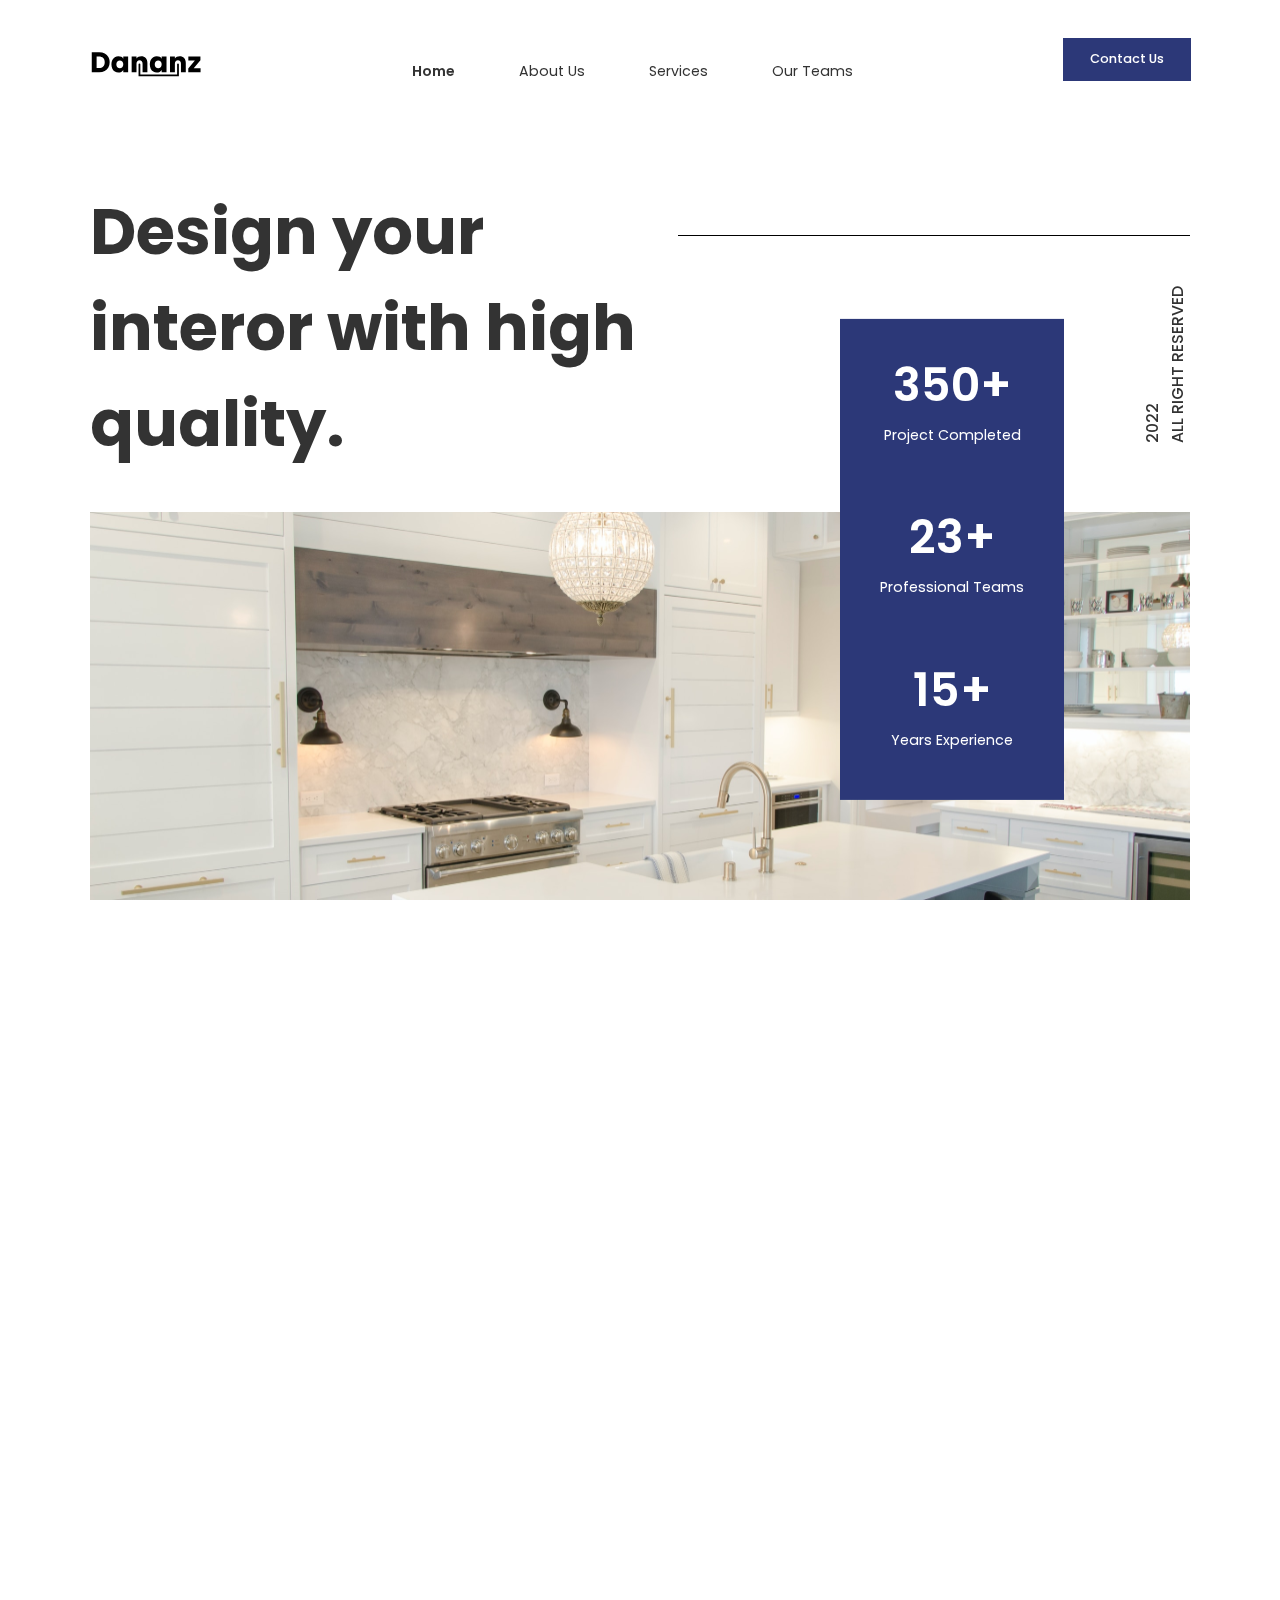
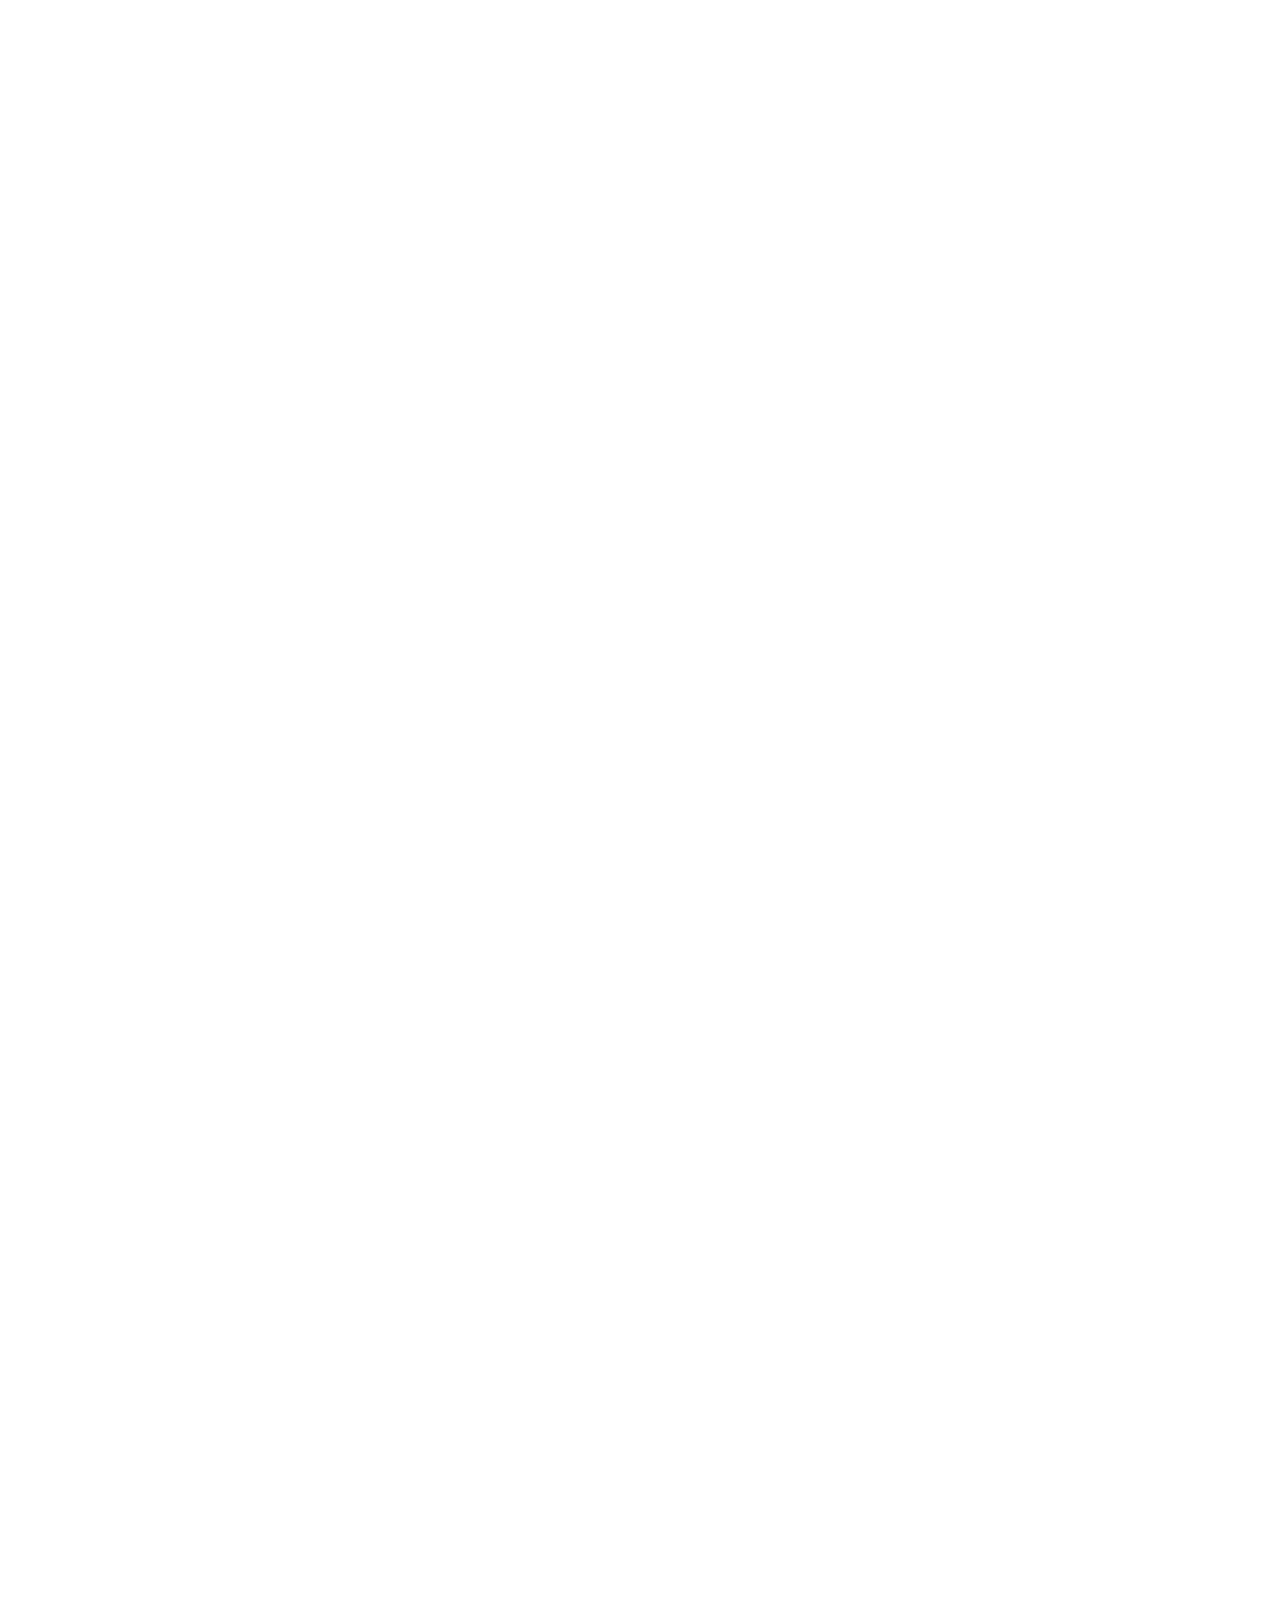
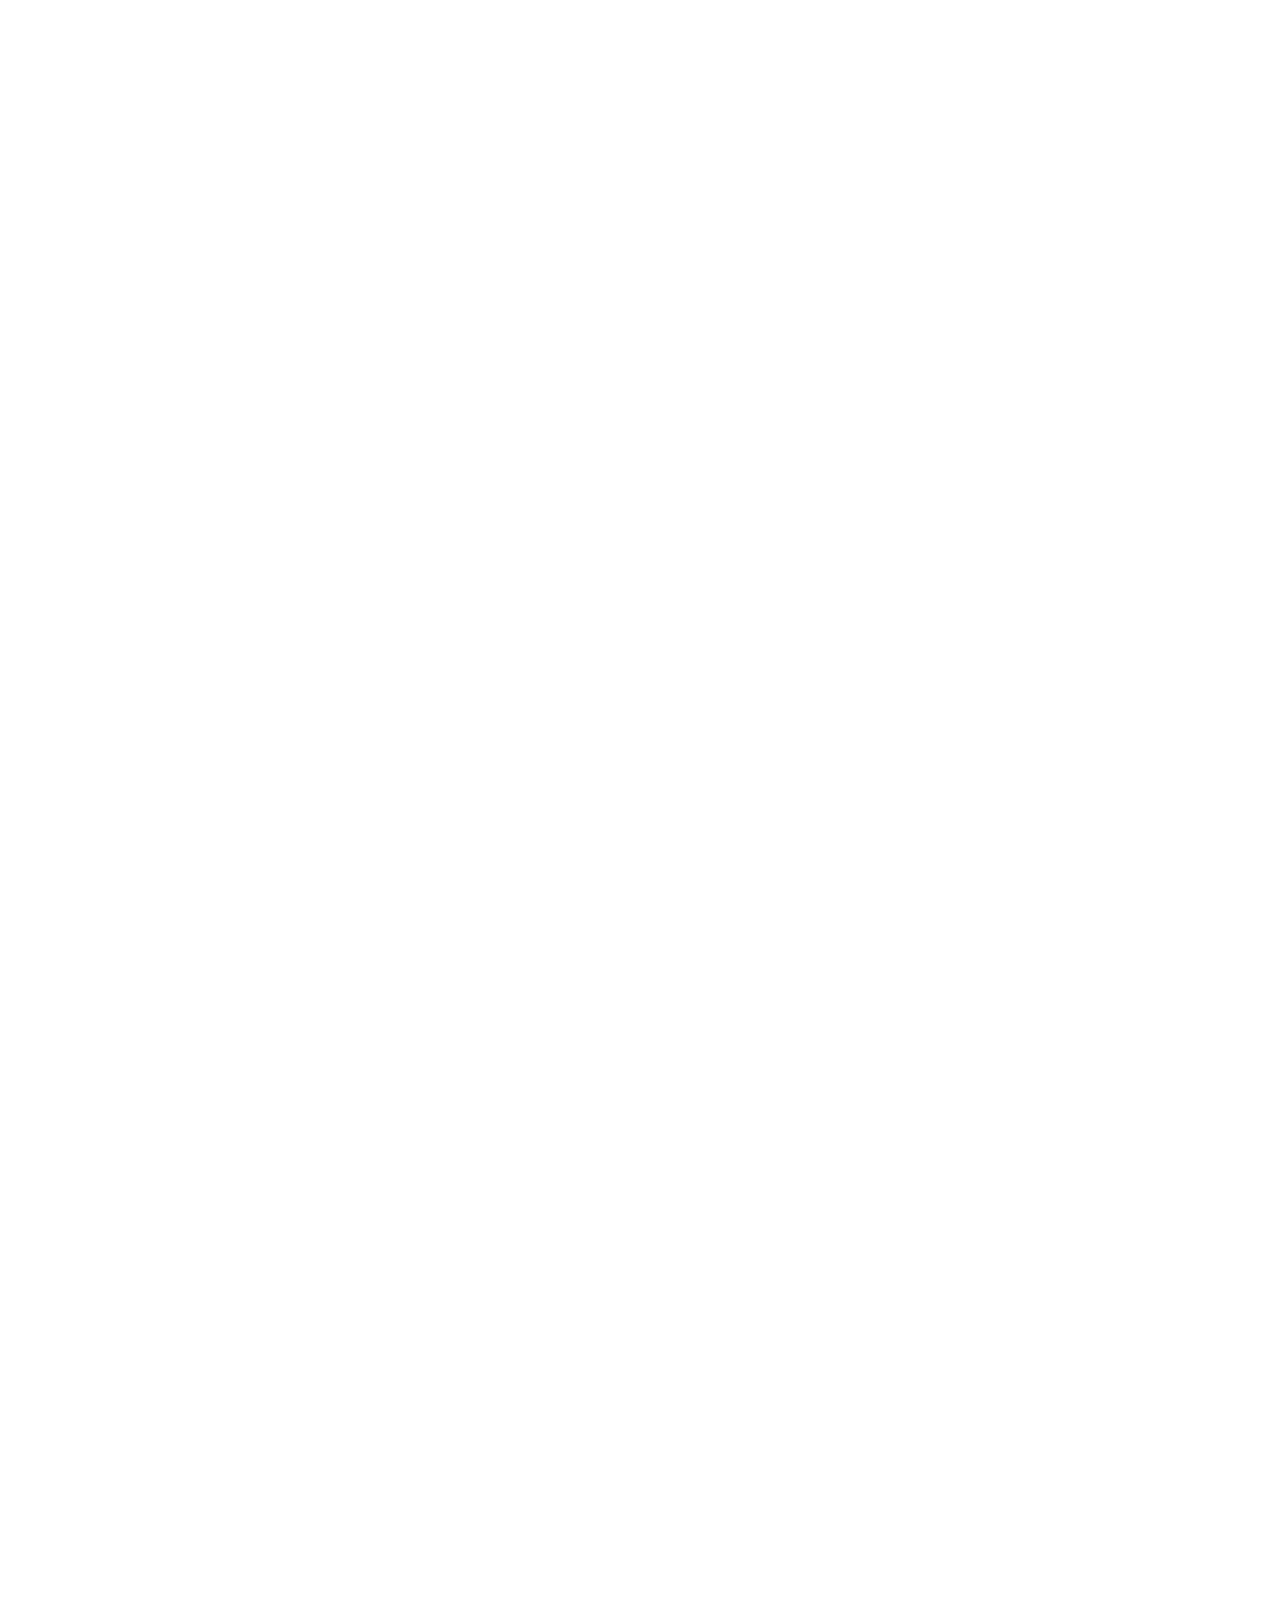
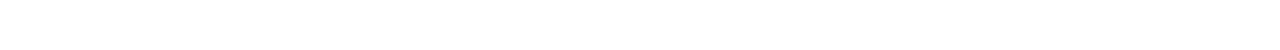
<file: index.html>
<!DOCTYPE html>
<html lang="en">
<head>
    <meta charset="UTF-8">
    <meta name="viewport" content="width=device-width, initial-scale=1.0">
    <title>Dananz</title>

    <script src="libs/gsap/gsap.min.js" defer></script>
    <script src="libs/gsap/ScrollSmoother.min.js" defer></script>
    <script src="libs/gsap/ScrollTrigger.min.js" defer></script>

    <link rel="stylesheet" href="css/main.css">
    <link rel="stylesheet" href="css/inmain.css">

    <script src="js/app.js" defer></script>
</head>
<body>
    <div class="wrapper">
        <div class="content">
            <div class="container">
                <header class="header">
                    <section class="top">
                        <div class="logo">
                            <img src="img/logo.svg" alt="Logo" class="header_logo" id="headerLogo">
                        </div>
                        <menu class="menu">
                            <ul class="menu_list">
                                <li class="menu_list_items">
                                    <a href="index.html" class="menu_list_text menu_list_text_bold">Home</a>
                                </li>
                                <li class="menu_list_items">
                                    <a href="about.html" class="menu_list_text">About Us</a>
                                </li>
                                <li class="menu_list_items">
                                    <a href="sevices.html" class="menu_list_text">Services</a>
                                </li>
                                <li class="menu_list_items">
                                    <a href="team.html" class="menu_list_text">Our Teams</a>
                                </li>
                            </ul>
                        </menu>
                        <button class="button">
                            <p class="button_header_text" id="contactButton">Contact Us</p>
                        </button>
                    </section>
                </header>
            </div>
            <main class="main">
                <section class="designHigh">
                    <div class="container">
                        <div class="designHigh_main">
                            <div class="designHigh_mainHeader">
                                <h1 class="designHigh_text">Design your interor with high quality.</h1>
                                <div class="designHigh_span"></div>
                            </div>
                            <p class="designHigh_right">2022<br>ALL RIGHT RESERVED</p>
                        </div>
                        <div class="heroIndex">
                            <img src="img/heroIndex.svg" alt="Hero" class="heroImg">
                            <div class="designHigh_present" data-speed=".9">
                                <ul class="designHigh_list">
                                    <li class="designHigh_list_item">
                                        <h3 class="designHigh_item_htext">350+</h3>
                                        <p class="designHigh_item_text">Project Completed</p>
                                    </li>
                                    <li class="designHigh_list_item">
                                        <h3 class="designHigh_item_htext">23+</h3>
                                        <p class="designHigh_item_text">Professional Teams</p>
                                    </li>
                                    <li class="designHigh_list_item">
                                        <h3 class="designHigh_item_htext">15+</h3>
                                        <p class="designHigh_item_text">Years Experience</p>
                                    </li>
                                </ul>
                            </div>
                        </div>
                    </div>
                </section>

                <section class="about">
                    <div class="container">
                        <div class="aboutHeader">
                            <div class="mainHeaderSpan">
                                <p class="headerSpanText">ABOUT</p>
                                <span class="headerSpan"></span>
                            </div>
                            <h3 class="aboutHeaderText">
                                “We're one of the best furniture agency. Prioritizing customers and making purchases easy are the hallmarks of our agency.”
                            </h3>
                        </div>
                        <div class="aboutMain">
                            <div class="aboutHero">
                                <img src="img/aboutHero.svg" alt="Hero" class="aboutHeroImg">
                                <div class="aboutHeroComent">
                                    <img src="img/aboutHeroComentImg.svg" alt="Avatar" class="aboutHeroComent_img">
                                    <div class="abutHeroComentText">
                                        <h4 class="abutHeroComentTextName">
                                            Arga Danaan
                                        </h4>
                                        <p class="abutHeroComentTextPost">
                                            CEO of Dananz
                                        </p>
                                    </div>
                                </div>
                            </div>
                            <div class="aboutAdv">
                                <p class="aboutAdvText">
                                    Online learning with us does not interfere with your daily life. because learning can be done anytime and anywhere.
                                </p>
                                <button class="button">Learn more</button>
                            </div>
                        </div>
                    </div>
                </section>

                <section class="service">
                    <div class="container">
                        <div class="serviceHeader">
                            <div class="mainHeaderSpan">
                                <p class="headerSpanText">SERVICE</p>
                                <span class="headerSpan"></span>
                            </div>
                            <div class="serviceHeaderText">
                                <h3 class="serviceHeaderText_head">
                                    attractive furniture with the best quality.
                                </h3>
                                <p class="serviceHeaderText_item">
                                    Customize your interior design into a dream place with the best designers and quality furniture. We try our best to fulfill your expectations.
                                </p>
                            </div>
                            <ul class="serviceHeaderList">
                                <li class="serviceHeaderListItem">
                                    <div class="serviceHeaderListItem_text">
                                        <p class="serviceHeaderListItemNum">01</p>
                                        <p class="serviceHeaderListItemNum">Interior Design</p>
                                    </div>
                                    <img src="img/arrowRight.svg" alt="Arrow" class="serviceHeaderListImg">
                                </li>
                                <li class="serviceHeaderListItem">
                                    <div class="serviceHeaderListItem_text">
                                        <p class="serviceHeaderListItemNum">02</p>
                                        <p class="serviceHeaderListItemNum">Consultant</p>
                                    </div>
                                    <img src="img/arrowRight.svg" alt="Arrow" class="serviceHeaderListImg">
                                </li>
                                <li class="serviceHeaderListItem">
                                    <div class="serviceHeaderListItem_text">
                                        <p class="serviceHeaderListItemNum">03</p>
                                        <p class="serviceHeaderListItemNum">Construction Consultant</p>
                                    </div>
                                    <img src="img/arrowRight.svg" alt="Arrow" class="serviceHeaderListImg">
                                </li>
                            </ul>
                            <img src="img/ServiceHero.svg" alt="Hero" class="serviceHeaderHero">
                        </div>
                    </div>
                </section>
                <section class="product">
                    <div class="container">
                        <div class="productHeader">
                            <div class="mainHeaderSpan">
                                <p class="headerSpanText">product</p>
                                <span class="headerSpan"></span>
                            </div>
                            <div class="productHeaderText">
                                <h3 class="productHeaderText_head">
                                    Choose your product themes.
                                </h3>
                                <p class="productHeaderText-item">Find the theme you want. If our choice of theme is not what you want, you can customize it as you want.</p>
                            </div>
                        </div>
                        <ul class="productLists">
                            <li class="productList">
                                <div class="productListItem">
                                    <div class="productListItemText">
                                        <p class="productListItemHead">01</p>
                                        <p class="productListItemHead">Vintage</p>
                                    </div>
                                    <img src="img/arrowRight.svg" alt="Arrow Right" class="productListItemImg">
                                </div>
                                <div class="productListText">
                                    <p class="productListText_item">the use of simple and limited elements to get the best effect or impression.</p>
                                </div>
                            </li>
                            <li class="productList">
                                <div class="productListItem">
                                    <div class="productListItemText">
                                        <p class="productListItemHead">02</p>
                                        <p class="productListItemHead">Minimalist</p>
                                    </div>
                                    <img src="img/arrowRight.svg" alt="Arrow Right" class="productListItemImg">
                                </div>
                                <div class="productListText">
                                    <p class="productListText_item">the use of simple and limited elements to get the best effect or impression.</p>
                                </div>
                            </li>
                            <li class="productList">
                                <div class="productListItem">
                                    <div class="productListItemText">
                                        <p class="productListItemHead">03</p>
                                        <p class="productListItemHead">Modern</p>
                                    </div>
                                    <img src="img/arrowRight.svg" alt="Arrow Right" class="productListItemImg">
                                </div>
                                <div class="productListText">
                                    <p class="productListText_item">the use of simple and limited elements to get the best effect or impression.</p>
                                </div>
                            </li>
                            <li class="productList">
                                <div class="productListItem">
                                    <div class="productListItemText">
                                        <p class="productListItemHead">04</p>
                                        <p class="productListItemHead">Transitional</p>
                                    </div>
                                    <img src="img/arrowRight.svg" alt="Arrow Right" class="productListItemImg">
                                </div>
                                <div class="productListText">
                                    <p class="productListText_item">the use of simple and limited elements to get the best effect or impression.</p>
                                </div>
                        </ul>
                    </div>
                </section>
                <section class="material">
                    <div class="container">
                        <div class="materialMain">
                            <div class="materialHeader">
                                <div class="mainHeaderSpan">
                                    <p class="headerSpanText">material</p>
                                    <span class="headerSpan"></span>
                                </div>
                                <div class="materialHeaderText">
                                    <h3 class="materialHeaderText_head">
                                        choice of materials for quality furniture.
                                    </h3>
                                    <p class="materialHeaderText_item">
                                        You can custom the material as desired. And our furniture uses the best materials and selected quality materials.
                                    </p>
                                </div>
                                <button class="materialButton">
                                    See Materials
                                </button>
                            </div>
                            <div class="materialHero">
                                <img src="img/materialHero.svg" alt="Materials" class="materialHeroImg">
                            </div>
                        </div>
                    </div>
                </section>
            </main>



            <footer class="footer">
                <section class="discuss">
                    <div class="container">
                        <div class="discuss_content">
                            <h3 class="discuss_head_text">
                                Let's Discuss Making Your Interior Like A Dream place!
                            </h3>
                            <div class="discuss_text">
                                <p class="discuss_lowText">
                                    Contact us below to work together to build your amazing interior
                                </p>
                                <button class="button_footer" id="contactButtonFuter">Contact Us</button>
                            </div>
                        </div>
                    </div>
                </section>
                <section class="footer_contact">
                    <div class="container">
                        <div class="footer_contact_content">
                            <div class="footer_ad">
                                <div class="logo">
                                    <img src="img/logo.svg" alt="Logo" class="header_logo">
                                </div>
                                <h3 class="footer_ad_text">
                                    One of the best furniture agency.
                                </h3>
                            </div>
                            <div class="footer_email">
                                <div class="footer_email_text">
                                    <span class="footer_email_span"></span>
                                    <p class="footer_email_text_low">Enter  your email to get the laterst news</p>
                                </div>
                                <div class="footer_field">
                                    <!-- <label for="login" class="footer_field_label">Email Address</label> -->
                                    <input type="text" class="footer_field_input" placeholder="Email Address">
                                    <span class="footer_field_span">
                                        <button class="footer_field_button">
                                            <img src="img/arow.svg" alt="Arrow" class="arrowFooter">
                                        </button>
                                    </span>
                                </div>
                                <div class="footer_folow">
                                    <p class="footer_folow_text">
                                        Follow us On
                                    </p>
                                    <ul class="footer_imgs">
                                        <li class="footer_img">
                                            <img src="img/facebook.svg" alt="Facebook" class="socials">
                                        </li>
                                        <li class="footer_img">
                                            <img src="img/instagram.svg" alt="Instagram" class="socials">
                                        </li>
                                        <li class="footer_img">
                                            <img src="img/tiktok.svg" alt="TikTok" class="socials">
                                        </li>
                                        <li class="footer_img">
                                            <img src="img/youtube.svg" alt="YouTube" class="socials">
                                        </li>
                                    </ul>
                                </div>
                            </div>
                        </div>
                    </div>
                </section>
            </footer>
        </div>
    </div>
</body>
</html>
</file>
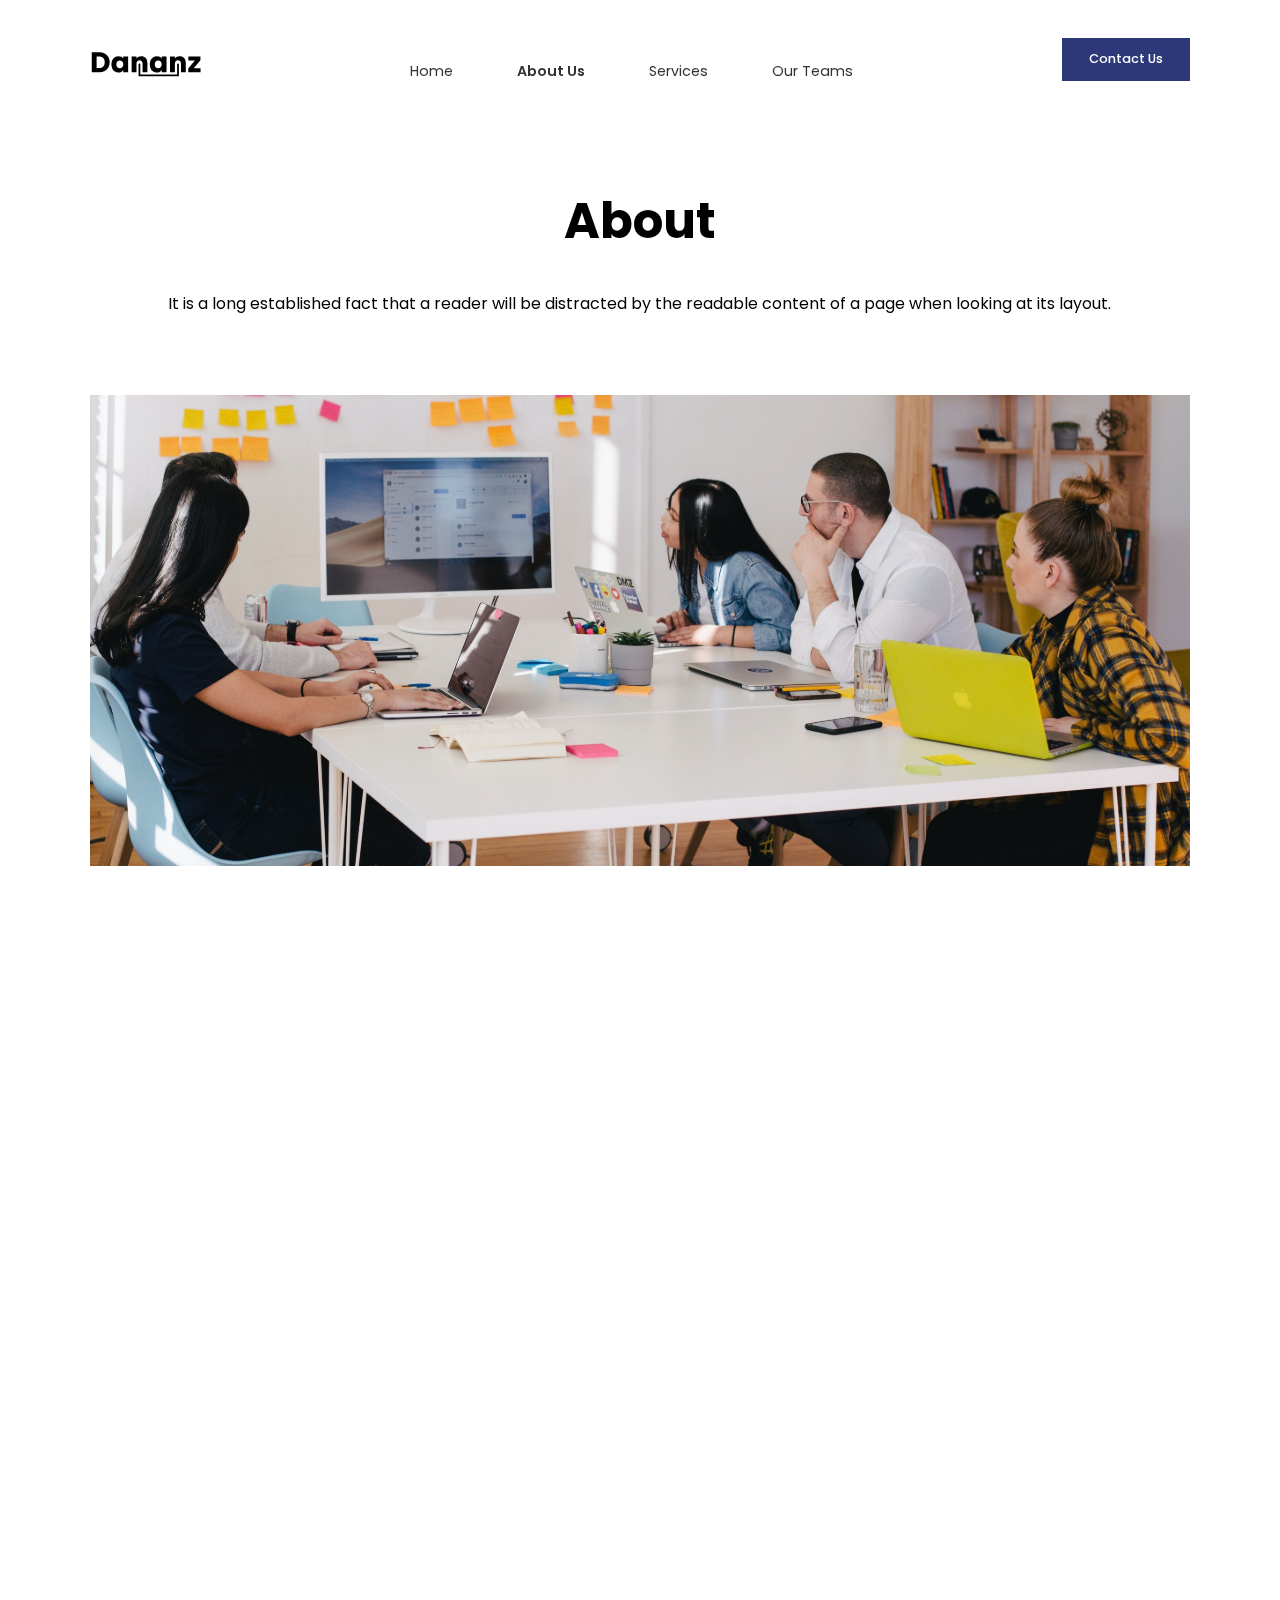
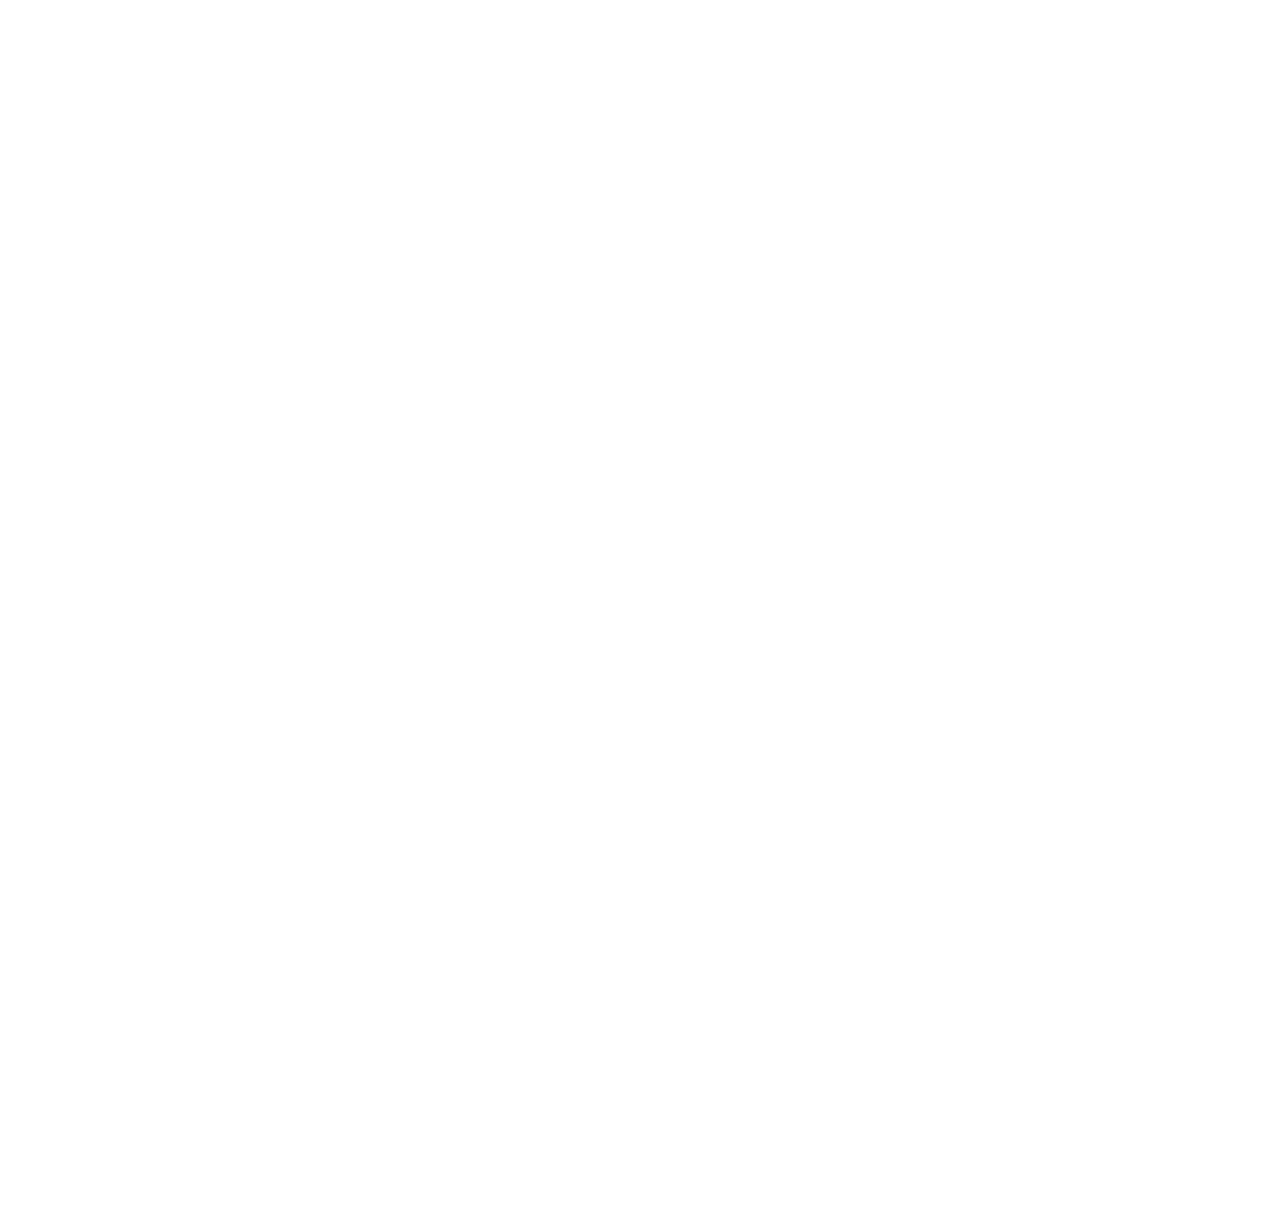
<file: about.html>
<!DOCTYPE html>
<html lang="en">
<head>
    <meta charset="UTF-8">
    <meta name="viewport" content="width=device-width, initial-scale=1.0">
    <title>Dananz</title>

    <script src="libs/gsap/gsap.min.js" defer></script>
    <script src="libs/gsap/ScrollSmoother.min.js" defer></script>
    <script src="libs/gsap/ScrollTrigger.min.js" defer></script>

    <link rel="stylesheet" href="css/about.css">
    <link rel="stylesheet" href="css/main.css">
    <script src="js/app.js" defer></script>
</head>
<body>
    <div class="wrapper">
        <div class="content">
            <header class="header">
                <div class="container">
                    <section class="top">
                        <div class="logo">
                            <img src="img/logo.svg" alt="Logo" class="header_logo" id="headerLogo">
                        </div>
                        <menu class="menu">
                            <ul class="menu_list">
                                <li class="menu_list_items">
                                    <a href="index.html" class="menu_list_text">Home</a>
                                </li>
                                <li class="menu_list_items">
                                    <a href="about.html" class="menu_list_text menu_list_text_bold">About Us</a>
                                </li>
                                <li class="menu_list_items">
                                    <a href="sevices.html" class="menu_list_text">Services</a>
                                </li>
                                <li class="menu_list_items">
                                    <a href="team.html" class="menu_list_text">Our Teams</a>
                                </li>
                            </ul>
                        </menu>
                        <button class="button">
                            <p class="button_header_text" id="contactButton">Contact Us</p>
                        </button>
                    </section>
                </div>
            </header>
            <main class="main">
                <div class="container">
                    <section class="mainHeader">
                        <h2 class="mainHeader_highText">
                            About
                        </h2>
                        <p class="mainHeader_text">
                            It is a long established fact that a reader will be distracted by the readable content of a page when looking at its layout.
                        </p>
                        <img src="img/mainaboutimg.svg" alt="pictures" class="mainHeader_img">
                    </section>
                    <section class="achivment">
                        <div class="mainHeaderSpan">
                            <p class="headerSpanText">achivment</p>
                            <span class="headerSpan"></span>
                        </div>
                        <h3 class="achivmentHighText">
                            interior customization with Danaanz, best quality with professional workers
                        </h3>
                        <div class="achivmentHero">
                            <img src="img/AchivmentHero.svg" alt="Hero" class="achivmentHreoImg">
                            <div class="designHigh_present">
                                <ul class="designHigh_list">
                                    <li class="designHigh_list_item">
                                        <h3 class="designHigh_item_htext">350+</h3>
                                        <p class="designHigh_item_text">Project Completed</p>
                                    </li>
                                    <li class="designHigh_list_item">
                                        <h3 class="designHigh_item_htext">23+</h3>
                                        <p class="designHigh_item_text">Professional Teams</p>
                                    </li>
                                    <li class="designHigh_list_item">
                                        <h3 class="designHigh_item_htext">15+</h3>
                                        <p class="designHigh_item_text">Years Experience</p>
                                    </li>
                                </ul>
                            </div>
                        </div>
                    </section>
                    <section class="aboutService">
                        <div class="mainHeaderSpan">
                            <p class="headerSpanText">Service</p>
                            <span class="headerSpan"></span>
                        </div>
                        <div class="aboutService_text">
                            <h3 class="aboutservice_highText">
                                Why Choose Us
                            </h3>
                            <p class="aboutService_itemText">
                                Customize your interior design into a dream place with the best designers and quality furniture. We try our best to fulfill your expectations.
                            </p>
                        </div>
                        <ul class="aboutServiceLists">
                            <li class="aboutServiceList">
                                <img src="img/aboutServiceEcl.svg" alt="pictures" class="aboutServiceList_img">
                                <h4 class="aboutServiceList_highText">
                                    High Quality
                                </h4>
                                <p class="aboutServiceList_itemText">
                                    Customize your interior design into a dream place with the best designers and quality furniture. We try our best to fulfill your expectations.
                                </p>
                            </li>
                            <li class="aboutServiceList">
                                <img src="img/aboutServiceEcl.svg" alt="pictures" class="aboutServiceList_img">
                                <h4 class="aboutServiceList_highText">
                                    Professional Designer
                                </h4>
                                <p class="aboutServiceList_itemText">
                                    Customize your interior design into a dream place with the best designers and quality furniture. We try our best to fulfill your expectations.
                                </p>
                            </li>
                            <li class="aboutServiceList">
                                <img src="img/aboutServiceEcl.svg" alt="pictures" class="aboutServiceList_img">
                                <h4 class="aboutServiceList_highText">
                                    The Best Services
                                </h4>
                                <p class="aboutServiceList_itemText">
                                    Customize your interior design into a dream place with the best designers and quality furniture. We try our best to fulfill your expectations.
                                </p>
                            </li>
                        </ul>
                    </section>
                </div>
            </main>
            <footer class="footer">
                <section class="discuss">
                    <div class="container">
                        <div class="discuss_content">
                            <h3 class="discuss_head_text">
                                Let's Discuss Making Your Interior Like A Dream place!
                            </h3>
                            <div class="discuss_text">
                                <p class="discuss_lowText">
                                    Contact us below to work together to build your amazing interior
                                </p>
                                <button class="button_footer" id="contactButtonFuter">Contact Us</button>
                            </div>
                        </div>
                    </div>
                </section>
                <section class="footer_contact">
                    <div class="container">
                        <div class="footer_contact_content">
                            <div class="footer_ad">
                                <div class="logo">
                                    <img src="img/logo.svg" alt="Logo" class="header_logo">
                                </div>
                                <h3 class="footer_ad_text">
                                    One of the best furniture agency.
                                </h3>
                            </div>
                            <div class="footer_email">
                                <div class="footer_email_text">
                                    <span class="footer_email_span"></span>
                                    <p class="footer_email_text_low">Enter  your email to get the laterst news</p>
                                </div>
                                <div class="footer_field">
                                    <!-- <label for="login" class="footer_field_label">Email Address</label> -->
                                    <input type="text" class="footer_field_input" placeholder="Email Address">
                                    <span class="footer_field_span">
                                        <button class="footer_field_button">
                                            <img src="img/arow.svg" alt="Arrow" class="arrowFooter">
                                        </button>
                                    </span>
                                </div>
                                <div class="footer_folow">
                                    <p class="footer_folow_text">
                                        Follow us On
                                    </p>
                                    <ul class="footer_imgs">
                                        <li class="footer_img">
                                            <img src="img/facebook.svg" alt="Facebook" class="socials">
                                        </li>
                                        <li class="footer_img">
                                            <img src="img/instagram.svg" alt="Instagram" class="socials">
                                        </li>
                                        <li class="footer_img">
                                            <img src="img/tiktok.svg" alt="TikTok" class="socials">
                                        </li>
                                        <li class="footer_img">
                                            <img src="img/youtube.svg" alt="YouTube" class="socials">
                                        </li>
                                    </ul>
                                </div>
                            </div>
                        </div>
                    </div>
                </section>
            </footer>
        </div>
    </div>
</body>
</html>
</file>
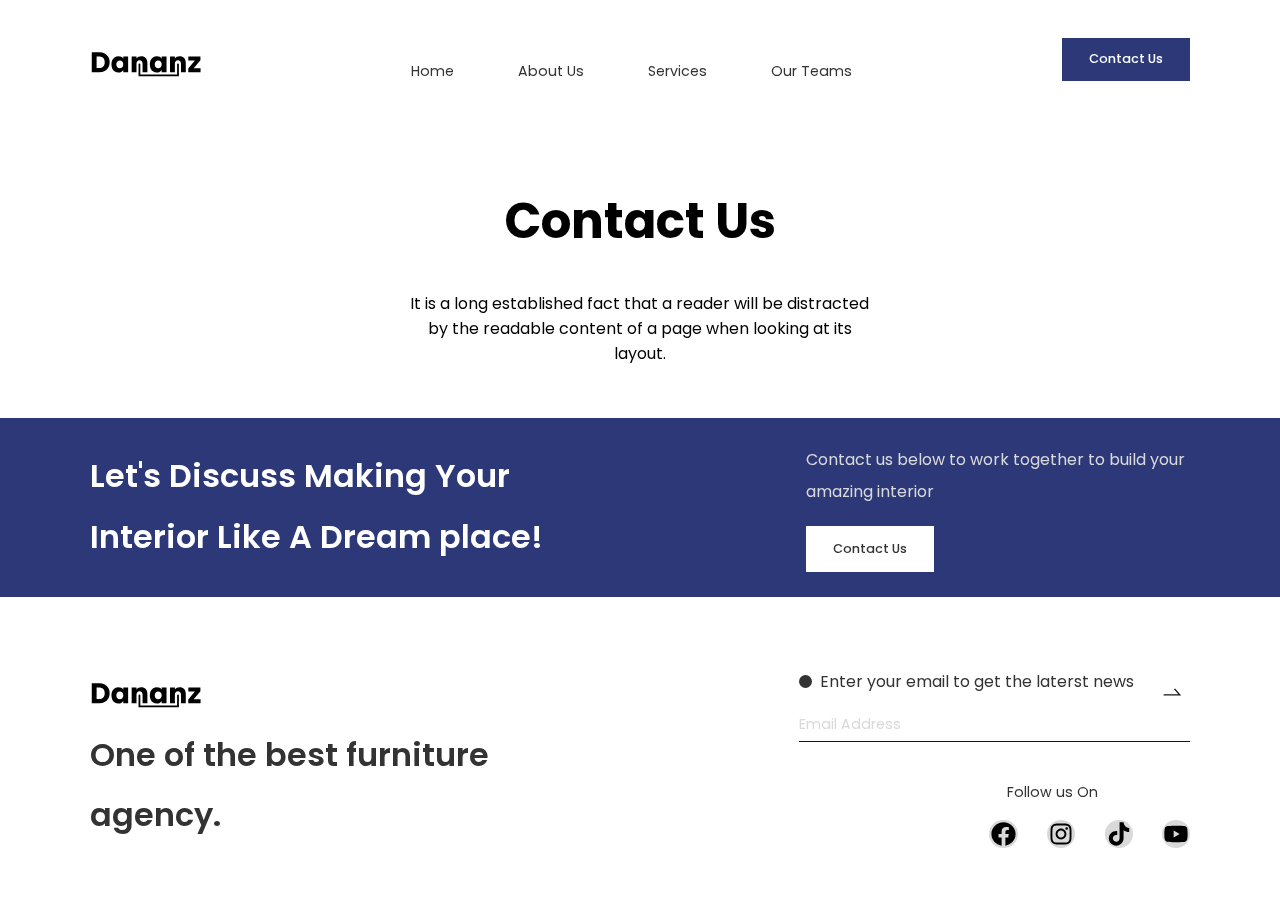
<file: contact.html>
<!DOCTYPE html>
<html lang="en">
<head>
    <meta charset="UTF-8">
    <meta name="viewport" content="width=device-width, initial-scale=1.0">
    <title>Dananz</title>

    <script src="libs/gsap/gsap.min.js" defer></script>
    <script src="libs/gsap/ScrollSmoother.min.js" defer></script>
    <script src="libs/gsap/ScrollTrigger.min.js" defer></script>

    <link rel="stylesheet" href="css/contact.css">
    <link rel="stylesheet" href="css/main.css">
    <script src="js/app.js" defer></script>
</head>
<body>
    <div class="wrapper">
        <div class="content">
            <header class="header">
                <div class="container">
                    <section class="top">
                        <div class="logo">
                            <img src="img/logo.svg" alt="Logo" class="header_logo" id="headerLogo">
                        </div>
                        <menu class="menu">
                            <ul class="menu_list">
                                <li class="menu_list_items">
                                    <a href="index.html" class="menu_list_text">Home</a>
                                </li>
                                <li class="menu_list_items">
                                    <a href="about.html" class="menu_list_text">About Us</a>
                                </li>
                                <li class="menu_list_items">
                                    <a href="sevices.html" class="menu_list_text">Services</a>
                                </li>
                                <li class="menu_list_items">
                                    <a href="team.html" class="menu_list_text">Our Teams</a>
                                </li>
                            </ul>
                        </menu>
                        <button class="button" id="contactButton">
                            <p class="button_header_text">Contact Us</p>
                        </button>
                    </section>
                </div>
            </header>
            <main class="main">
                <div class="container">
                    <section class="contactHeader">
                        <h2 class="contactHeader_highText">
                            Contact Us
                        </h2>
                        <p class="contactHeader_itemText">
                            It is a long established fact that a reader will be distracted by the readable content of a page when looking at its layout.
                        </p>
                    </section>
                </div>
            </main>
            <footer class="footer">
                <section class="discuss">
                    <div class="container">
                        <div class="discuss_content">
                            <h3 class="discuss_head_text">
                                Let's Discuss Making Your Interior Like A Dream place!
                            </h3>
                            <div class="discuss_text">
                                <p class="discuss_lowText">
                                    Contact us below to work together to build your amazing interior
                                </p>
                                <button class="button_footer" id="contactButtonFuter">Contact Us</button>
                            </div>
                        </div>
                    </div>
                </section>
                <section class="footer_contact">
                    <div class="container">
                        <div class="footer_contact_content">
                            <div class="footer_ad">
                                <div class="logo">
                                    <img src="img/logo.svg" alt="Logo" class="header_logo">
                                </div>
                                <h3 class="footer_ad_text">
                                    One of the best furniture agency.
                                </h3>
                            </div>
                            <div class="footer_email">
                                <div class="footer_email_text">
                                    <span class="footer_email_span"></span>
                                    <p class="footer_email_text_low">Enter  your email to get the laterst news</p>
                                </div>
                                <div class="footer_field">
                                    <!-- <label for="login" class="footer_field_label">Email Address</label> -->
                                    <input type="text" class="footer_field_input" placeholder="Email Address">
                                    <span class="footer_field_span">
                                        <button class="footer_field_button">
                                            <img src="img/arow.svg" alt="Arrow" class="arrowFooter">
                                        </button>
                                    </span>
                                </div>
                                <div class="footer_folow">
                                    <p class="footer_folow_text">
                                        Follow us On
                                    </p>
                                    <ul class="footer_imgs">
                                        <li class="footer_img">
                                            <img src="img/facebook.svg" alt="Facebook" class="socials">
                                        </li>
                                        <li class="footer_img">
                                            <img src="img/instagram.svg" alt="Instagram" class="socials">
                                        </li>
                                        <li class="footer_img">
                                            <img src="img/tiktok.svg" alt="TikTok" class="socials">
                                        </li>
                                        <li class="footer_img">
                                            <img src="img/youtube.svg" alt="YouTube" class="socials">
                                        </li>
                                    </ul>
                                </div>
                            </div>
                        </div>
                    </div>
                </section>
            </footer>
        </div>
    </div>
</body>
</html>
</file>
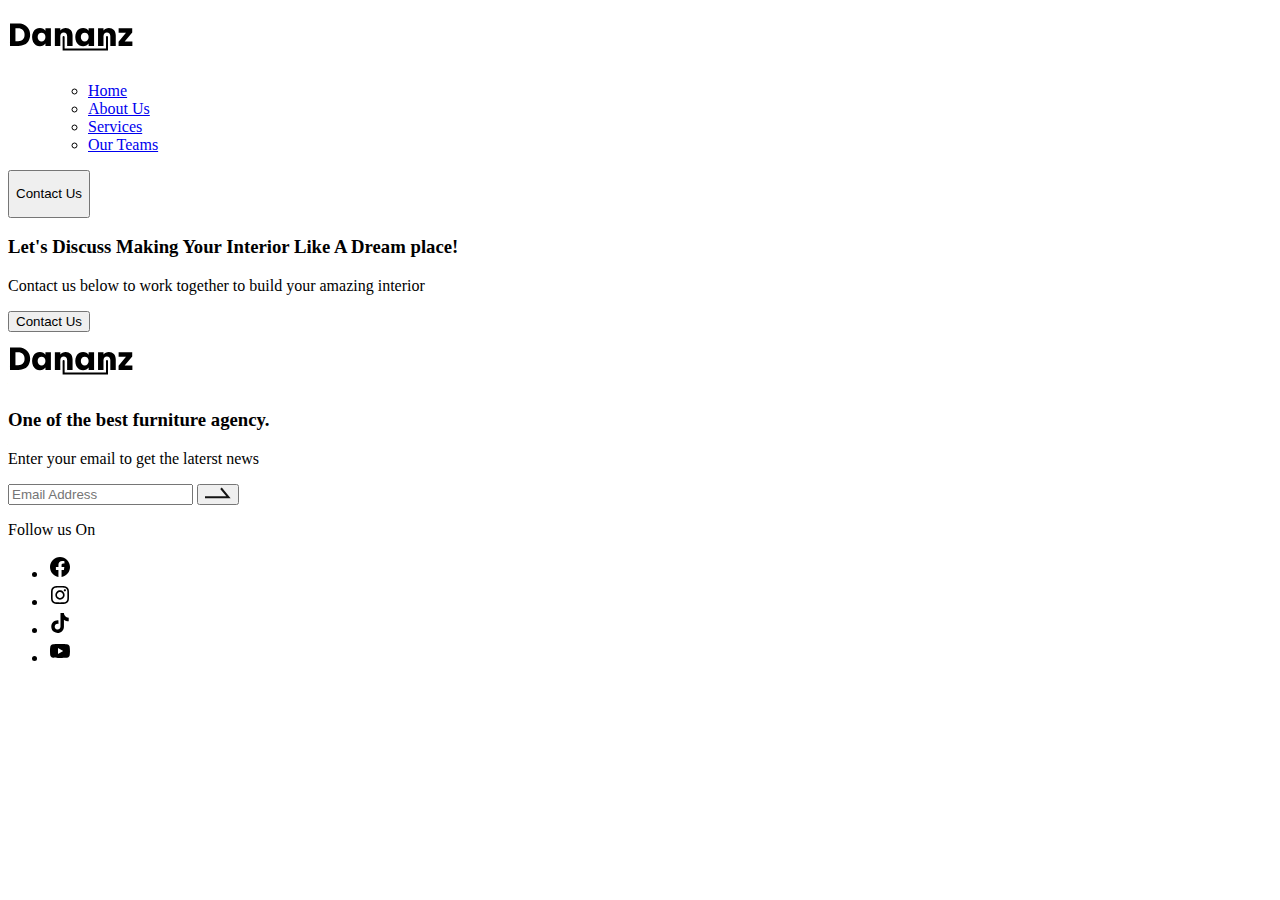
<file: pDetails.html>
<!DOCTYPE html>
<html lang="en">
<head>
    <meta charset="UTF-8">
    <meta name="viewport" content="width=device-width, initial-scale=1.0">
    <title>Dananz</title>

    <link rel="stylesheet" href="css/team.css">
    <script src="js/app.js" defer></script>
</head>
<body>
    <header class="header">
        <div class="container">
            <section class="top">
                <div class="logo">
                    <img src="img/logo.svg" alt="Logo" class="header_logo" id="headerLogo">
                </div>
                <menu class="menu">
                    <ul class="menu_list">
                        <li class="menu_list_items">
                            <a href="index.html" class="menu_list_text">Home</a>
                        </li>
                        <li class="menu_list_items">
                            <a href="about.html" class="menu_list_text">About Us</a>
                        </li>
                        <li class="menu_list_items">
                            <a href="sevices.html" class="menu_list_text">Services</a>
                        </li>
                        <li class="menu_list_items">
                            <a href="team.html" class="menu_list_text menu_list_text_bold">Our Teams</a>
                        </li>
                    </ul>
                </menu>
                <button class="button" id="contactButton">
                    <p class="button_header_text">Contact Us</p>
                </button>
            </section>
        </div>
    </header>



    <main>

    </main>



    <footer class="footer">
        <section class="discuss">
            <div class="container">
                <div class="discuss_content">
                    <h3 class="discuss_head_text">
                        Let's Discuss Making Your Interior Like A Dream place!
                    </h3>
                    <div class="discuss_text">
                        <p class="discuss_lowText">
                            Contact us below to work together to build your amazing interior
                        </p>
                        <button class="button_footer" >Contact Us</button>
                    </div>
                </div>
            </div>
        </section>
        <section class="footer_contact">
            <div class="container">
                <div class="footer_contact_content">
                    <div class="footer_ad">
                        <div class="logo">
                            <img src="img/logo.svg" alt="Logo" class="header_logo">
                        </div>
                        <h3 class="footer_ad_text">
                            One of the best furniture agency.
                        </h3>
                    </div>
                    <div class="footer_email">
                        <div class="footer_email_text">
                            <span class="footer_email_span"></span>
                            <p class="footer_email_text_low">Enter  your email to get the laterst news</p>
                        </div>
                        <div class="footer_field">
                            <!-- <label for="login" class="footer_field_label">Email Address</label> -->
                            <input type="text" class="footer_field_input" placeholder="Email Address">
                            <span class="footer_field_span">
                                <button class="footer_field_button">
                                    <img src="img/arow.svg" alt="Arrow" class="arrowFooter">
                                </button>
                            </span>
                        </div>
                        <div class="footer_folow">
                            <p class="footer_folow_text">
                                Follow us On
                            </p>
                            <ul class="footer_imgs">
                                <li class="footer_img">
                                    <img src="img/facebook.svg" alt="Facebook" class="socials">
                                </li>
                                <li class="footer_img">
                                    <img src="img/instagram.svg" alt="Instagram" class="socials">
                                </li>
                                <li class="footer_img">
                                    <img src="img/tiktok.svg" alt="TikTok" class="socials">
                                </li>
                                <li class="footer_img">
                                    <img src="img/youtube.svg" alt="YouTube" class="socials">
                                </li>
                            </ul>
                        </div>
                    </div>
                </div>
            </div>
        </section>
    </footer>
</body>
</html>
</file>
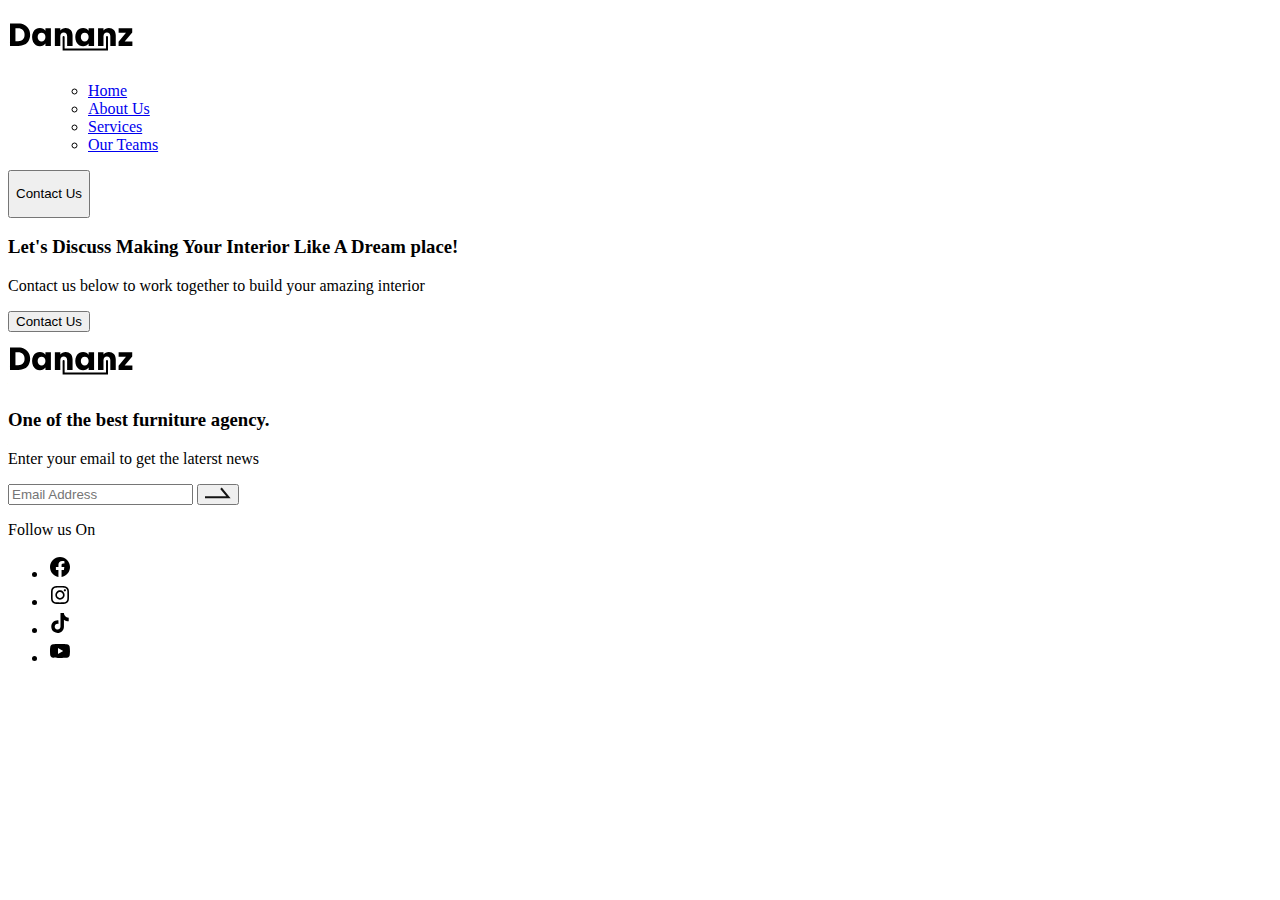
<file: portofolios.html>
<!DOCTYPE html>
<html lang="en">
<head>
    <meta charset="UTF-8">
    <meta name="viewport" content="width=device-width, initial-scale=1.0">
    <title>Dananz</title>

    <link rel="stylesheet" href="css/team.css">
    <script src="js/app.js" defer></script>
</head>
<body>
    <header class="header">
        <div class="container">
            <section class="top">
                <div class="logo">
                    <img src="img/logo.svg" alt="Logo" class="header_logo" id="headerLogo">
                </div>
                <menu class="menu">
                    <ul class="menu_list">
                        <li class="menu_list_items">
                            <a href="index.html" class="menu_list_text">Home</a>
                        </li>
                        <li class="menu_list_items">
                            <a href="about.html" class="menu_list_text">About Us</a>
                        </li>
                        <li class="menu_list_items">
                            <a href="sevices.html" class="menu_list_text">Services</a>
                        </li>
                        <li class="menu_list_items">
                            <a href="team.html" class="menu_list_text menu_list_text_bold">Our Teams</a>
                        </li>
                    </ul>
                </menu>
                <button class="button" id="contactButton">
                    <p class="button_header_text">Contact Us</p>
                </button>
            </section>
        </div>
    </header>



    <main>

    </main>



    <footer class="footer">
        <section class="discuss">
            <div class="container">
                <div class="discuss_content">
                    <h3 class="discuss_head_text">
                        Let's Discuss Making Your Interior Like A Dream place!
                    </h3>
                    <div class="discuss_text">
                        <p class="discuss_lowText">
                            Contact us below to work together to build your amazing interior
                        </p>
                        <button class="button_footer" id="contactButtonFuter">Contact Us</button>
                    </div>
                </div>
            </div>
        </section>
        <section class="footer_contact">
            <div class="container">
                <div class="footer_contact_content">
                    <div class="footer_ad">
                        <div class="logo">
                            <img src="img/logo.svg" alt="Logo" class="header_logo">
                        </div>
                        <h3 class="footer_ad_text">
                            One of the best furniture agency.
                        </h3>
                    </div>
                    <div class="footer_email">
                        <div class="footer_email_text">
                            <span class="footer_email_span"></span>
                            <p class="footer_email_text_low">Enter  your email to get the laterst news</p>
                        </div>
                        <div class="footer_field">
                            <!-- <label for="login" class="footer_field_label">Email Address</label> -->
                            <input type="text" class="footer_field_input" placeholder="Email Address">
                            <span class="footer_field_span">
                                <button class="footer_field_button">
                                    <img src="img/arow.svg" alt="Arrow" class="arrowFooter">
                                </button>
                            </span>
                        </div>
                        <div class="footer_folow">
                            <p class="footer_folow_text">
                                Follow us On
                            </p>
                            <ul class="footer_imgs">
                                <li class="footer_img">
                                    <img src="img/facebook.svg" alt="Facebook" class="socials">
                                </li>
                                <li class="footer_img">
                                    <img src="img/instagram.svg" alt="Instagram" class="socials">
                                </li>
                                <li class="footer_img">
                                    <img src="img/tiktok.svg" alt="TikTok" class="socials">
                                </li>
                                <li class="footer_img">
                                    <img src="img/youtube.svg" alt="YouTube" class="socials">
                                </li>
                            </ul>
                        </div>
                    </div>
                </div>
            </div>
        </section>
    </footer>
</body>
</html>
</file>
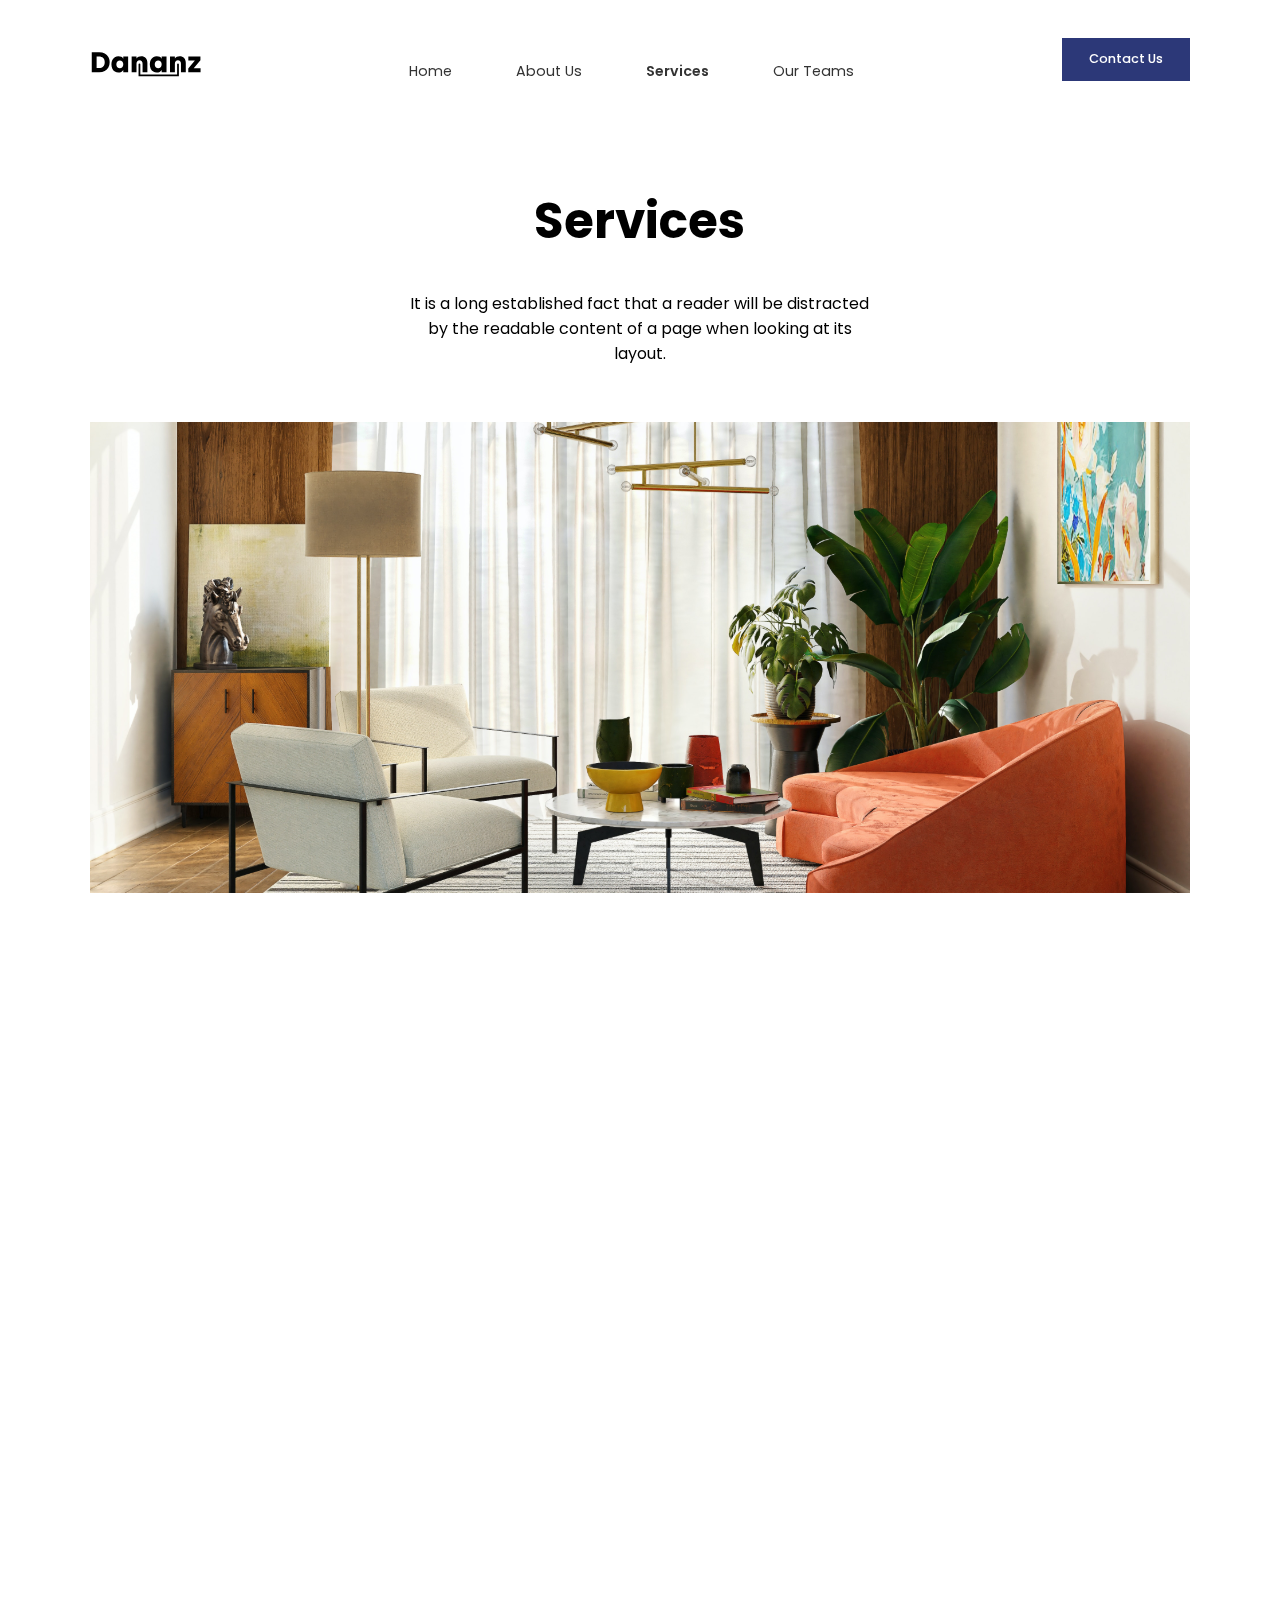
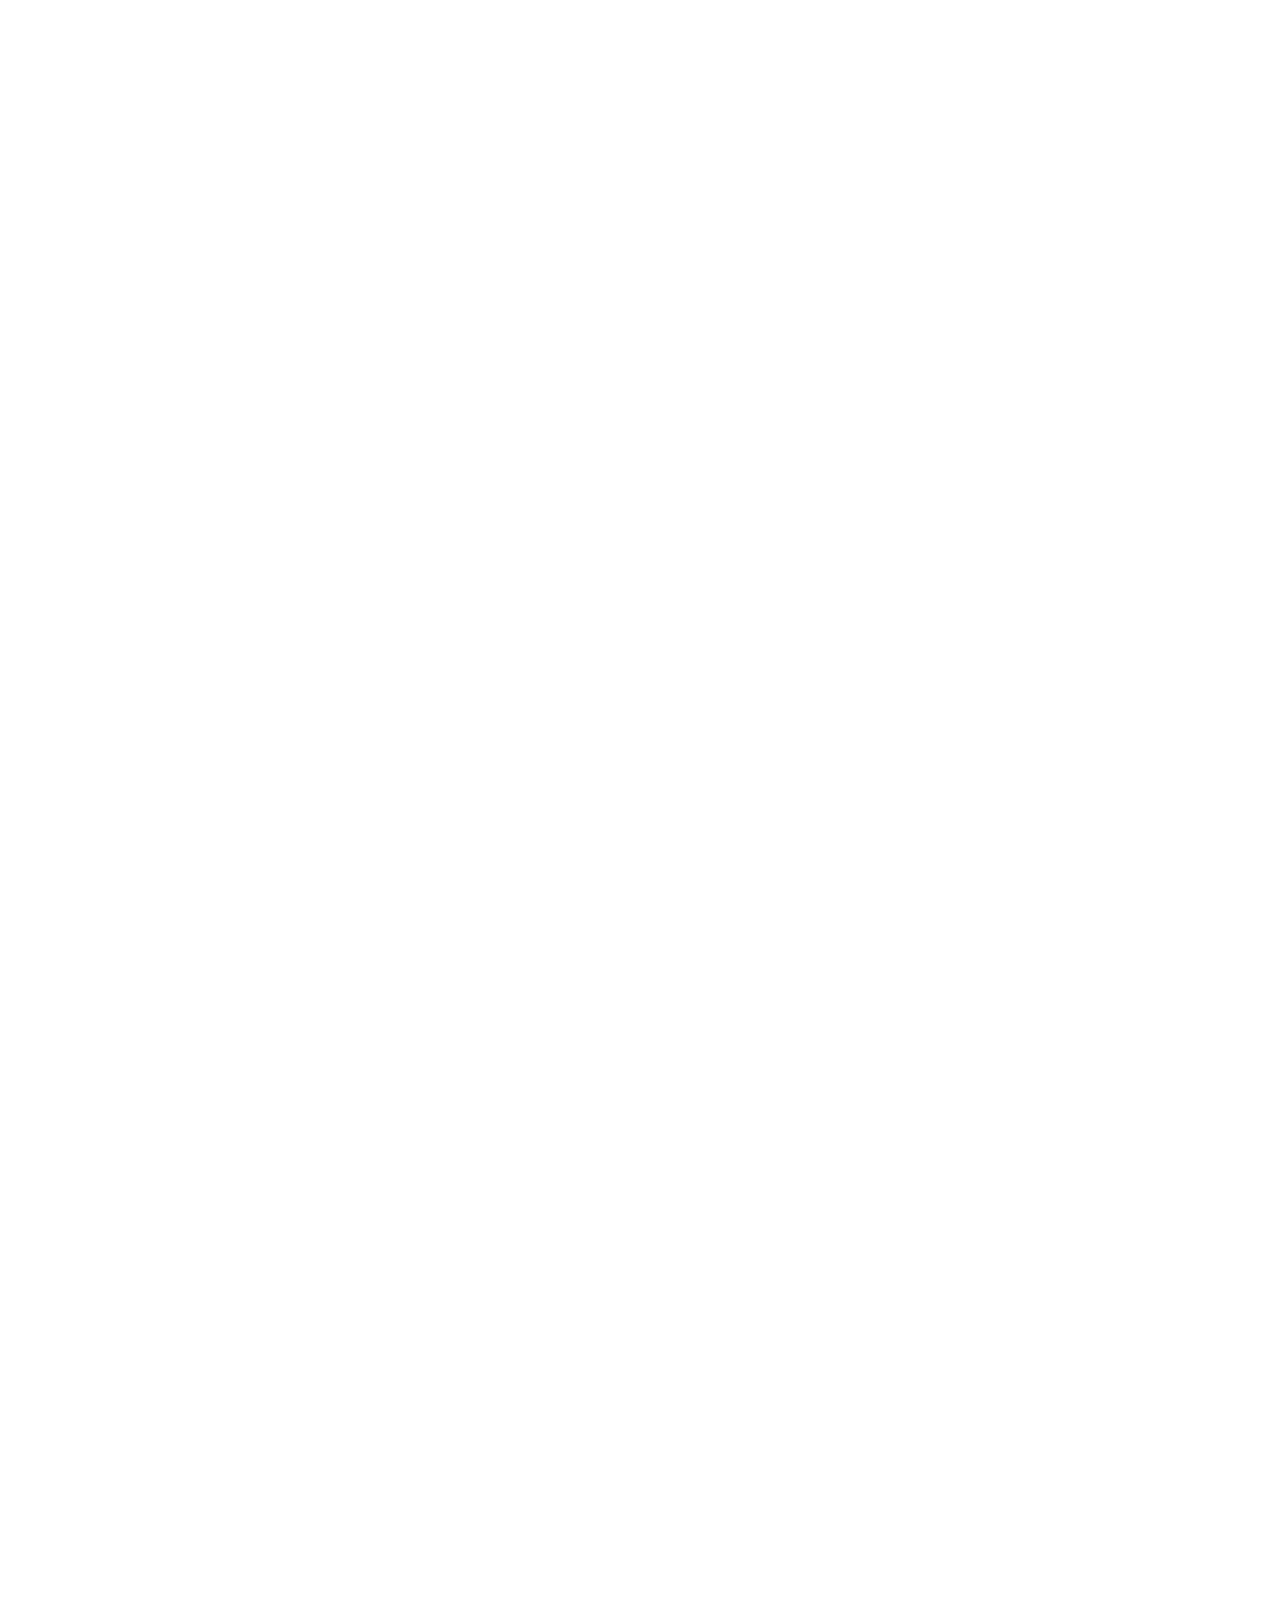
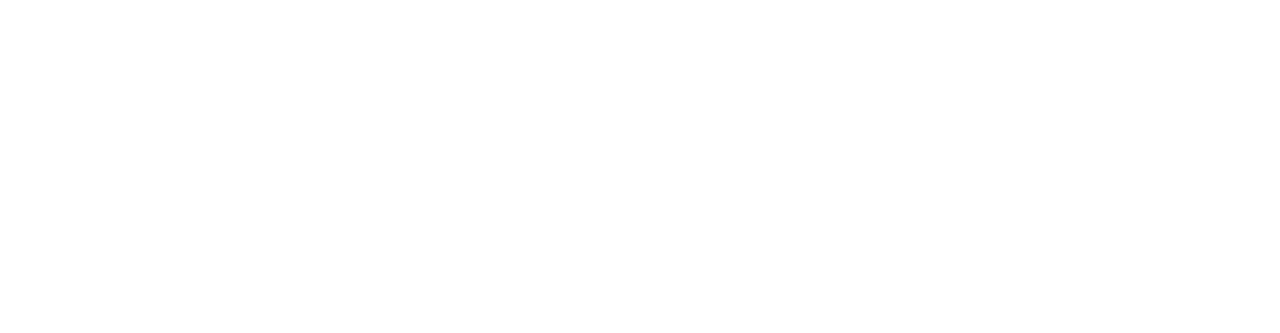
<file: sevices.html>
<!DOCTYPE html>
<html lang="en">
<head>
    <meta charset="UTF-8">
    <meta name="viewport" content="width=device-width, initial-scale=1.0">
    <title>Dananz</title>

    <script src="libs/gsap/gsap.min.js" defer></script>
    <script src="libs/gsap/ScrollSmoother.min.js" defer></script>
    <script src="libs/gsap/ScrollTrigger.min.js" defer></script>

    <link rel="stylesheet" href="css/sevices.css">
    <link rel="stylesheet" href="css/main.css">
    <script src="js/app.js" defer></script>
</head>
<body>
    <div class="wrapper">
        <div class="content">
            <header class="header">
                <div class="container">
                    <section class="top">
                        <div class="logo">
                            <img src="img/logo.svg" alt="Logo" class="header_logo" id="headerLogo">
                        </div>
                        <menu class="menu">
                            <ul class="menu_list">
                                <li class="menu_list_items">
                                    <a href="index.html" class="menu_list_text">Home</a>
                                </li>
                                <li class="menu_list_items">
                                    <a href="about.html" class="menu_list_text">About Us</a>
                                </li>
                                <li class="menu_list_items">
                                    <a href="sevices.html" class="menu_list_text menu_list_text_bold">Services</a>
                                </li>
                                <li class="menu_list_items">
                                    <a href="team.html" class="menu_list_text">Our Teams</a>
                                </li>
                            </ul>
                        </menu>
                        <button class="button">
                            <p class="button_header_text" id="contactButton">Contact Us</p>
                        </button>
                    </section>
                </div>
            </header>
            <main class="main">
                <div class="container">
                    <section class="servicesHeader">
                        <h2 class="servicesHeader_highText">
                            Services
                        </h2>
                        <p class="servicesHeader_itemText">
                            It is a long established fact that a reader will be distracted by the readable content of a page when looking at its layout.
                        </p>
                        <img src="img/servicesHeader.svg" alt="img" class="servicesHeader_img">
                    </section>
                    <section class="servicesAchivment">
                        <div class="mainHeaderSpan">
                            <p class="headerSpanText">achivment</p>
                            <span class="headerSpan"></span>
                        </div>
                        <ul class="servicesAchivmentList">
                            <li class="servicesAchivmentList_item">
                                <img src="img/servicesInterior.svg" alt="img" class="servicesAchivmentList_itemImg">
                                <div class="servicesAchivmentList_itemText">
                                    <h3 class="servicesAchivmentList_textHigh">
                                        Interior design
                                    </h3>
                                    <p class="servicesAchivmentList_textItem">
                                        Customize your interior design into a dream place with the best designers and quality furniture. We try our best to fulfill your expectations.
                                    </p>
                                </div>
                            </li>
                            <li class="servicesAchivmentList_item">
                                <img src="img/servicesConsultant.svg" alt="img" class="servicesAchivmentList_itemImg">
                                <div class="servicesAchivmentList_itemText">
                                    <h3 class="servicesAchivmentList_textHigh">
                                        Consultant
                                    </h3>
                                    <p class="servicesAchivmentList_textItem">
                                        Customize your interior design into a dream place with the best designers and quality furniture. We try our best to fulfill your expectations.
                                    </p>
                                </div>
                            </li>
                            <li class="servicesAchivmentList_item">
                                <img src="img/servicesConstruction.svg" alt="img" class="servicesAchivmentList_itemImg">
                                <div class="servicesAchivmentList_itemText">
                                    <h3 class="servicesAchivmentList_textHigh">
                                        construction consultant
                                    </h3>
                                    <p class="servicesAchivmentList_textItem">
                                        Customize your interior design into a dream place with the best designers and quality furniture. We try our best to fulfill your expectations.
                                    </p>
                                </div>
                            </li>
                        </ul>
                    </section>
                    <section class="servicesProduct">
                        <div class="productHeader">
                            <div class="mainHeaderSpan">
                                <p class="headerSpanText">product</p>
                                <span class="headerSpan"></span>
                            </div>
                            <div class="productHeaderText">
                                <h3 class="productHeaderText_head">
                                    Choose your product themes.
                                </h3>
                                <p class="productHeaderText-item">Find the theme you want. If our choice of theme is not what you want, you can customize it as you want.</p>
                            </div>
                        </div>
                        <ul class="productLists">
                            <li class="productList">
                                <div class="productListItem">
                                    <div class="productListItemText">
                                        <p class="productListItemHead">01</p>
                                        <p class="productListItemHead">Vintage</p>
                                    </div>
                                    <img src="img/arrowRight.svg" alt="Arrow Right" class="productListItemImg">
                                </div>
                                <div class="productListText">
                                    <p class="productListText_item">the use of simple and limited elements to get the best effect or impression.</p>
                                </div>
                            </li>
                            <li class="productList">
                                <div class="productListItem">
                                    <div class="productListItemText">
                                        <p class="productListItemHead">02</p>
                                        <p class="productListItemHead">Minimalist</p>
                                    </div>
                                    <img src="img/arrowRight.svg" alt="Arrow Right" class="productListItemImg">
                                </div>
                                <div class="productListText">
                                    <p class="productListText_item">the use of simple and limited elements to get the best effect or impression.</p>
                                </div>
                            </li>
                            <li class="productList">
                                <div class="productListItem">
                                    <div class="productListItemText">
                                        <p class="productListItemHead">03</p>
                                        <p class="productListItemHead">Modern</p>
                                    </div>
                                    <img src="img/arrowRight.svg" alt="Arrow Right" class="productListItemImg">
                                </div>
                                <div class="productListText">
                                    <p class="productListText_item">the use of simple and limited elements to get the best effect or impression.</p>
                                </div>
                            </li>
                            <li class="productList">
                                <div class="productListItem">
                                    <div class="productListItemText">
                                        <p class="productListItemHead">04</p>
                                        <p class="productListItemHead">Transitional</p>
                                    </div>
                                    <img src="img/arrowRight.svg" alt="Arrow Right" class="productListItemImg">
                                </div>
                                <div class="productListText">
                                    <p class="productListText_item">the use of simple and limited elements to get the best effect or impression.</p>
                                </div>
                        </ul>
                    </section>
                </div>
            </main>
            <footer class="footer">
                <section class="discuss">
                    <div class="container">
                        <div class="discuss_content">
                            <h3 class="discuss_head_text">
                                Let's Discuss Making Your Interior Like A Dream place!
                            </h3>
                            <div class="discuss_text">
                                <p class="discuss_lowText">
                                    Contact us below to work together to build your amazing interior
                                </p>
                                <button class="button_footer" id="contactButtonFuter">Contact Us</button>
                            </div>
                        </div>
                    </div>
                </section>
                <section class="footer_contact">
                    <div class="container">
                        <div class="footer_contact_content">
                            <div class="footer_ad">
                                <div class="logo">
                                    <img src="img/logo.svg" alt="Logo" class="header_logo">
                                </div>
                                <h3 class="footer_ad_text">
                                    One of the best furniture agency.
                                </h3>
                            </div>
                            <div class="footer_email">
                                <div class="footer_email_text">
                                    <span class="footer_email_span"></span>
                                    <p class="footer_email_text_low">Enter  your email to get the laterst news</p>
                                </div>
                                <div class="footer_field">
                                    <!-- <label for="login" class="footer_field_label">Email Address</label> -->
                                    <input type="text" class="footer_field_input" placeholder="Email Address">
                                    <span class="footer_field_span">
                                        <button class="footer_field_button">
                                            <img src="img/arow.svg" alt="Arrow" class="arrowFooter">
                                        </button>
                                    </span>
                                </div>
                                <div class="footer_folow">
                                    <p class="footer_folow_text">
                                        Follow us On
                                    </p>
                                    <ul class="footer_imgs">
                                        <li class="footer_img">
                                            <img src="img/facebook.svg" alt="Facebook" class="socials">
                                        </li>
                                        <li class="footer_img">
                                            <img src="img/instagram.svg" alt="Instagram" class="socials">
                                        </li>
                                        <li class="footer_img">
                                            <img src="img/tiktok.svg" alt="TikTok" class="socials">
                                        </li>
                                        <li class="footer_img">
                                            <img src="img/youtube.svg" alt="YouTube" class="socials">
                                        </li>
                                    </ul>
                                </div>
                            </div>
                        </div>
                    </div>
                </section>
            </footer>
        </div>
    </div>
</body>
</html>
</file>
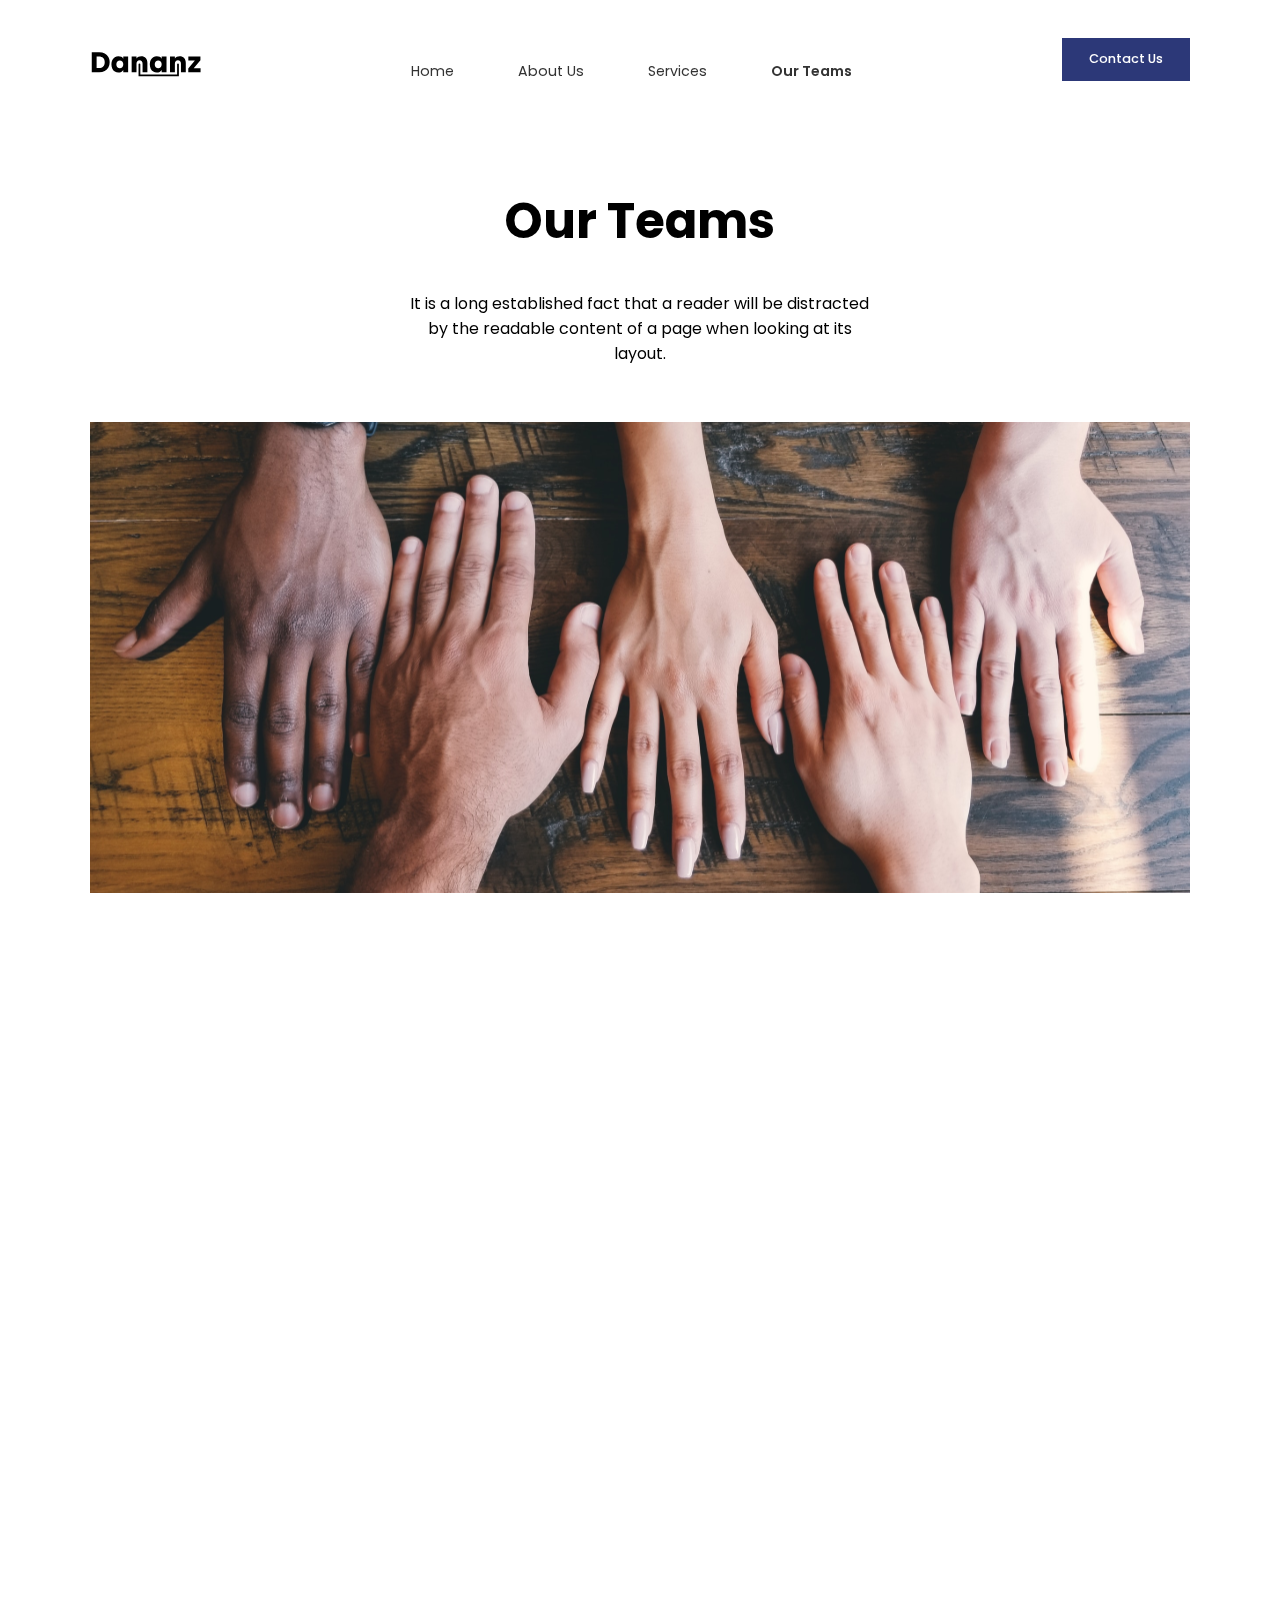
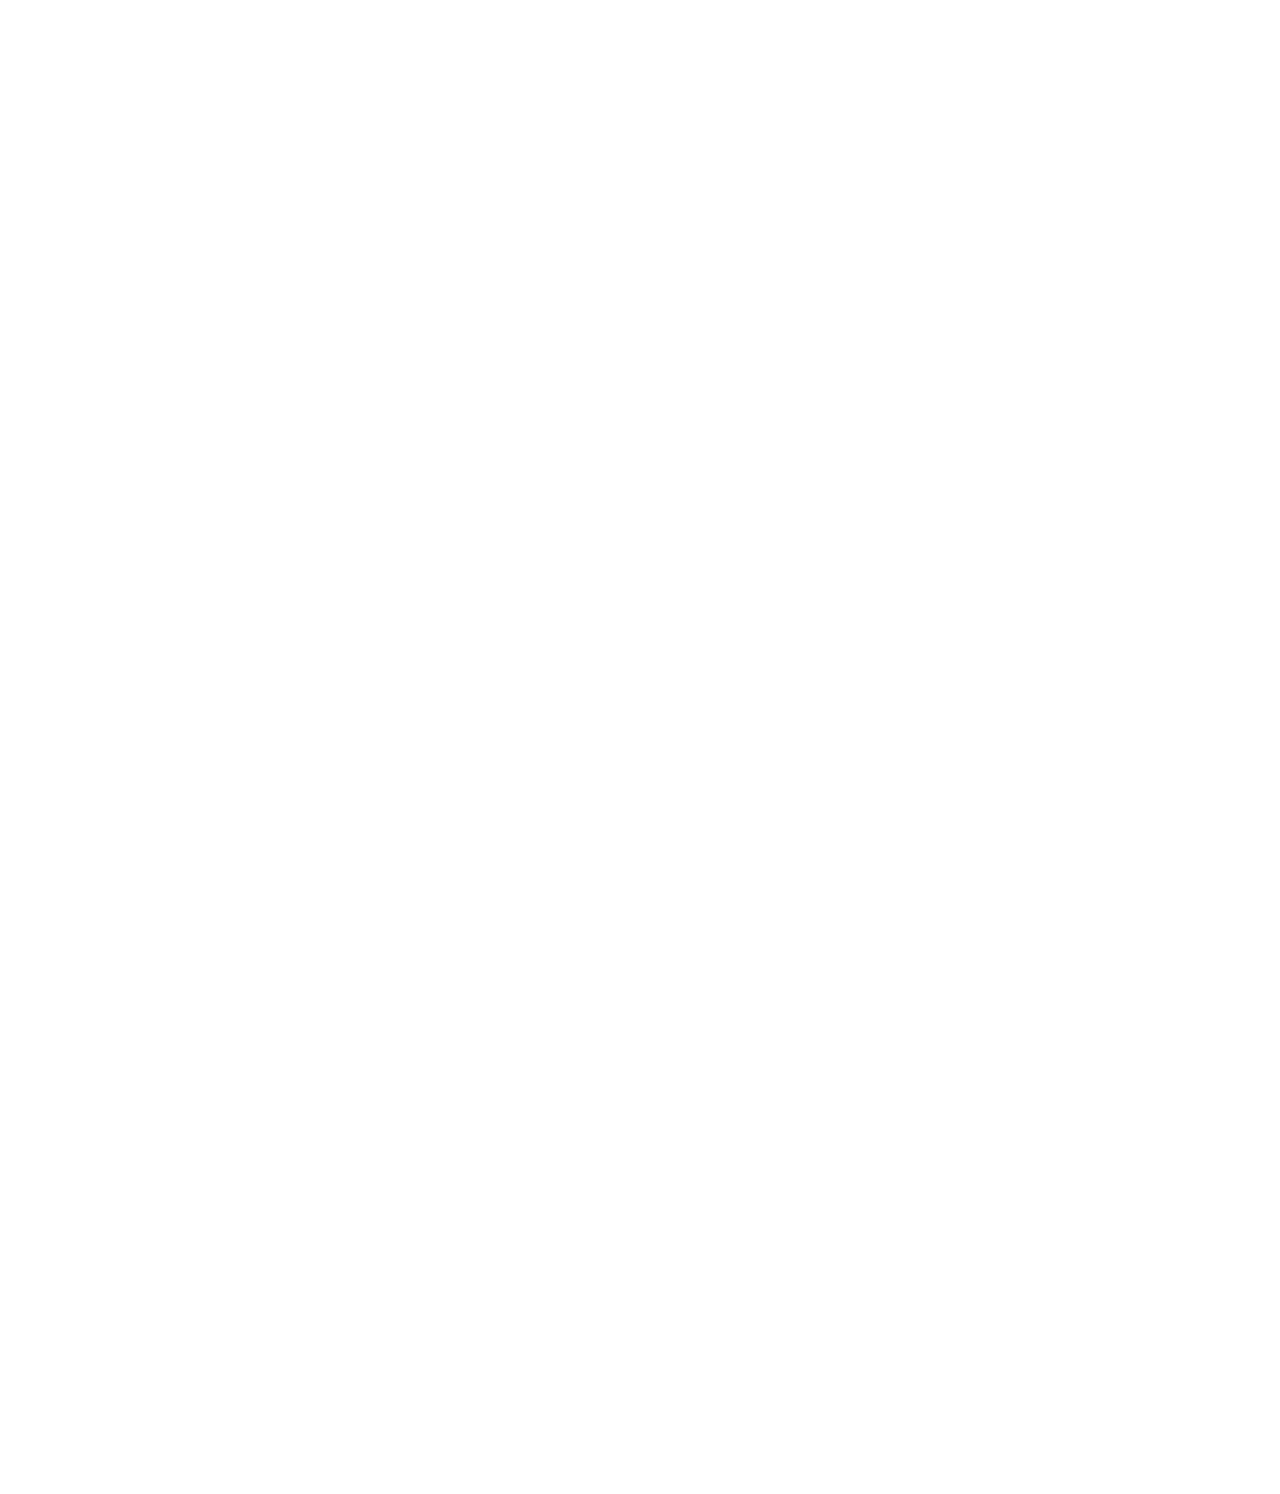
<file: team.html>
<!DOCTYPE html>
<html lang="en">
<head>
    <meta charset="UTF-8">
    <meta name="viewport" content="width=device-width, initial-scale=1.0">
    <title>Dananz</title>

    <script src="libs/gsap/gsap.min.js" defer></script>
    <script src="libs/gsap/ScrollSmoother.min.js" defer></script>
    <script src="libs/gsap/ScrollTrigger.min.js" defer></script>

    <link rel="stylesheet" href="css/team.css">
    <link rel="stylesheet" href="css/main.css">
    <script src="js/app.js" defer></script>
</head>
<body>
    <div class="wrapper">
        <div class="content">
            <header class="header">
                <div class="container">
                    <section class="top">
                        <div class="logo">
                            <img src="img/logo.svg" alt="Logo" class="header_logo" id="headerLogo">
                        </div>
                        <menu class="menu">
                            <ul class="menu_list">
                                <li class="menu_list_items">
                                    <a href="index.html" class="menu_list_text">Home</a>
                                </li>
                                <li class="menu_list_items">
                                    <a href="about.html" class="menu_list_text">About Us</a>
                                </li>
                                <li class="menu_list_items">
                                    <a href="sevices.html" class="menu_list_text">Services</a>
                                </li>
                                <li class="menu_list_items">
                                    <a href="team.html" class="menu_list_text menu_list_text_bold">Our Teams</a>
                                </li>
                            </ul>
                        </menu>
                        <button class="button" id="contactButton">
                            <p class="button_header_text">Contact Us</p>
                        </button>
                    </section>
                </div>
            </header>
            <main class="main">
                <div class="container">
                    <section class="teamHeader">
                        <h2 class="teamHeader_highText">
                            Our Teams
                        </h2>
                        <p class="teamHeader_itemText">
                            It is a long established fact that a reader will be distracted by the readable content of a page when looking at its layout.
                        </p>
                        <img src="img/TeamHeader.svg" alt="img" class="teamHeader_img">
                    </section>
                    <section class="designer">
                        <div class="mainHeaderSpan">
                            <p class="headerSpanText">designer</p>
                            <span class="headerSpan"></span>
                        </div>
                        <div class="designerTexts">
                            <h3 class="designerTexts_high">
                                Creative Person
                            </h3>
                            <p class="designerTexts_item">
                                Customize your interior design into a dream place with the best designers and quality furniture. We try our best to fulfill your expectations.
                            </p>
                        </div>
                        <ul class="designerList">
                            <li class="designerItem">
                                <img src="img/designer1.png" alt="Photo" class="designerItem_img">
                                <div class="designerItem_text">
                                    <h4 class="designerItem_textHigh">Shoo Phar Dhie</h4>
                                    <p class="designerItem_textItem">CEO</p>
                                </div>
                            </li>
                            <li class="designerItem">
                                <img src="img/designer2.png" alt="Photo" class="designerItem_img">
                                <div class="designerItem_text">
                                    <h4 class="designerItem_textHigh">Shoo Phar Dhie</h4>
                                    <p class="designerItem_textItem">CEO</p>
                                </div>
                            </li>
                            <li class="designerItem">
                                <img src="img/designer3.png" alt="Photo" class="designerItem_img">
                                <div class="designerItem_text">
                                    <h4 class="designerItem_textHigh">Shoo Phar Dhie</h4>
                                    <p class="designerItem_textItem">CEO</p>
                                </div>
                            </li>
                            <li class="designerItem">
                                <img src="img/designer4.png" alt="Photo" class="designerItem_img">
                                <div class="designerItem_text">
                                    <h4 class="designerItem_textHigh">Shoo Phar Dhie</h4>
                                    <p class="designerItem_textItem">CEO</p>
                                </div>
                            </li>
                            <li class="designerItem">
                                <img src="img/designer5.png" alt="Photo" class="designerItem_img">
                                <div class="designerItem_text">
                                    <h4 class="designerItem_textHigh">Shoo Phar Dhie</h4>
                                    <p class="designerItem_textItem">CEO</p>
                                </div>
                            </li>
                            <li class="designerItem">
                                <img src="img/designer6.png" alt="Photo" class="designerItem_img">
                                <div class="designerItem_text">
                                    <h4 class="designerItem_textHigh">Shoo Phar Dhie</h4>
                                    <p class="designerItem_textItem">CEO</p>
                                </div>
                            </li>
                            <li class="designerItem">
                                <img src="img/designer7.png" alt="Photo" class="designerItem_img">
                                <div class="designerItem_text">
                                    <h4 class="designerItem_textHigh">Shoo Phar Dhie</h4>
                                    <p class="designerItem_textItem">CEO</p>
                                </div>
                            </li>
                            <li class="designerItem">
                                <img src="img/designer8.png" alt="Photo" class="designerItem_img">
                                <div class="designerItem_text">
                                    <h4 class="designerItem_textHigh">Shoo Phar Dhie</h4>
                                    <p class="designerItem_textItem">CEO</p>
                                </div>
                            </li>
                        </ul>
                    </section>
                    <section class="aboutService">
                        <div class="mainHeaderSpan">
                            <p class="headerSpanText">Service</p>
                            <span class="headerSpan"></span>
                        </div>
                        <div class="aboutService_text">
                            <h3 class="aboutservice_highText">
                                Why Choose Us
                            </h3>
                            <p class="aboutService_itemText">
                                Customize your interior design into a dream place with the best designers and quality furniture. We try our best to fulfill your expectations.
                            </p>
                        </div>
                        <ul class="aboutServiceLists">
                            <li class="aboutServiceList">
                                <img src="img/aboutServiceEcl.svg" alt="pictures" class="aboutServiceList_img">
                                <h4 class="aboutServiceList_highText">
                                    High Quality
                                </h4>
                                <p class="aboutServiceList_itemText">
                                    Customize your interior design into a dream place with the best designers and quality furniture. We try our best to fulfill your expectations.
                                </p>
                            </li>
                            <li class="aboutServiceList">
                                <img src="img/aboutServiceEcl.svg" alt="pictures" class="aboutServiceList_img">
                                <h4 class="aboutServiceList_highText">
                                    Professional Designer
                                </h4>
                                <p class="aboutServiceList_itemText">
                                    Customize your interior design into a dream place with the best designers and quality furniture. We try our best to fulfill your expectations.
                                </p>
                            </li>
                            <li class="aboutServiceList">
                                <img src="img/aboutServiceEcl.svg" alt="pictures" class="aboutServiceList_img">
                                <h4 class="aboutServiceList_highText">
                                    The Best Services
                                </h4>
                                <p class="aboutServiceList_itemText">
                                    Customize your interior design into a dream place with the best designers and quality furniture. We try our best to fulfill your expectations.
                                </p>
                            </li>
                        </ul>
                    </section>
                </div>
            </main>
            <footer class="footer">
                <section class="discuss">
                    <div class="container">
                        <div class="discuss_content">
                            <h3 class="discuss_head_text">
                                Let's Discuss Making Your Interior Like A Dream place!
                            </h3>
                            <div class="discuss_text">
                                <p class="discuss_lowText">
                                    Contact us below to work together to build your amazing interior
                                </p>
                                <button class="button_footer" id="contactButtonFuter">Contact Us</button>
                            </div>
                        </div>
                    </div>
                </section>
                <section class="footer_contact">
                    <div class="container">
                        <div class="footer_contact_content">
                            <div class="footer_ad">
                                <div class="logo">
                                    <img src="img/logo.svg" alt="Logo" class="header_logo">
                                </div>
                                <h3 class="footer_ad_text">
                                    One of the best furniture agency.
                                </h3>
                            </div>
                            <div class="footer_email">
                                <div class="footer_email_text">
                                    <span class="footer_email_span"></span>
                                    <p class="footer_email_text_low">Enter  your email to get the laterst news</p>
                                </div>
                                <div class="footer_field">
                                    <!-- <label for="login" class="footer_field_label">Email Address</label> -->
                                    <input type="text" class="footer_field_input" placeholder="Email Address">
                                    <span class="footer_field_span">
                                        <button class="footer_field_button">
                                            <img src="img/arow.svg" alt="Arrow" class="arrowFooter">
                                        </button>
                                    </span>
                                </div>
                                <div class="footer_folow">
                                    <p class="footer_folow_text">
                                        Follow us On
                                    </p>
                                    <ul class="footer_imgs">
                                        <li class="footer_img">
                                            <img src="img/facebook.svg" alt="Facebook" class="socials">
                                        </li>
                                        <li class="footer_img">
                                            <img src="img/instagram.svg" alt="Instagram" class="socials">
                                        </li>
                                        <li class="footer_img">
                                            <img src="img/tiktok.svg" alt="TikTok" class="socials">
                                        </li>
                                        <li class="footer_img">
                                            <img src="img/youtube.svg" alt="YouTube" class="socials">
                                        </li>
                                    </ul>
                                </div>
                            </div>
                        </div>
                    </div>
                </section>
            </footer>
        </div>
    </div>
</body>
</html>
</file>
<file: css/main.css>
*, *::before, *::before {
    margin: 0;
    padding: 0;
    box-sizing: border-box;
}

@font-face {
    font-family: "popinsBold";
    src: url(../font/Poppins-Bold.ttf);
}
@font-face {
    font-family: "poppinsMedium";
    src: url(../font/Poppins-Medium.ttf);
}
@font-face {
    font-family: "poppinsRegular";
    src: url(../font/Poppins-Regular.ttf);
}
@font-face {
    font-family: "poppinsSemiBold";
    src: url(../font/Poppins-SemiBold.ttf);
}

html, body {
    font-family: "poppinsRegular";
    font-size: 1.25vw;
    color: #9c9c9c;
}

a {
    text-decoration: none;
    color: inherit;
}
ul {
    list-style: none;
}

h1 {
    font-family: "popinsBold";
    font-size: 5vw; /* пересмотреть */
    line-height: calc(1.4em + 0.5vw);
    color: #333;
}
h2 {
    font-family: "popinsBold";
    font-size: 3.8vw;
    line-height: calc(1.4em + 0.5vw);
    color: #333;
}
h3 {
    font-family: "poppinsSemiBold";
    font-size: 2.5vw;
    line-height: calc(1.7em + 0.5vw);;
    color: #333;
}

button {
    border: none;
}

.button {
    width: 10vw;
    height: calc(10vw / 3);
    background-color: #2C3878;
    color: white;
    font-family: "poppinsMedium";
    font-size: 1vw;
    cursor: pointer;
    text-wrap: nowrap;
    transition: .5s;
}
.button:hover {
    background: #000;
}

.mainHeaderSpan {
    display: flex;
    justify-content: start;
    align-items: center;
    gap: 1.1vw;
}
.headerSpanText {
    font-family: "poppinsMedium";
    font-size: 1.11vw;
    line-height: calc(1.5em + 0.5vw);
    color: #000;
    text-transform: uppercase;
}
.headerSpan {
    height: 1px;
    width: 36.7vw;
    background: #000;
}

.container {
    max-width: 86vw;
    margin: 0 auto;
}

.header {
    margin: 3vw 0 7vw;
    background: #FFFFFF;
}
.top {
    display: flex;
    justify-content: space-between;
    gap: 5vw;
}
.logo {
    cursor: pointer;
}
.header_logo {
    width: 8.75vw;
    height: calc(8.75vw / 2.3);
}
.menu {
    font-size: 1.11vw;
    color: #333;
}
.menu_list {
    display: flex;
    gap: 5vw;
    margin-top: 2.5vh;
}
.menu_list_text {
    position: relative;
}
.menu_list_text::after {
    position: absolute;
    content: ' ';
    display: block;
    width: 0;
    height: 1px;
    background: #000;
    transition: .3s;
    left: 50%;
    transform: translateX(-50%);
}
.menu_list_text:hover::after{
    width: 100%;
}
.menu_list_text_bold {
    font-family: "poppinsSemiBold";

}
.content > * {
	will-change: transform;
}
.content {
    margin-bottom: -1px;
    padding-bottom: 1px;
}



.footer {
    margin-bottom: 5.6vw;
}
.discuss {
    background-color: #2C3878;
    padding: 2vw 0;
}
.discuss_content {
    display: flex;
    justify-content: space-between;
}
.discuss_head_text {
    width: 42.6vw;
    height: 8.5vw;
    color: white;
    line-height: calc(1.7em + 0.5vw);
    margin-top: 0.2vw;
}
.discuss_text {
    display: flex;
    flex-direction: column;
    gap: 1.4vw;
    width: 30vw;
    height: 10vw;
}
.discuss_lowText {
    color: #D9D9D9;
    line-height: calc(1.6em + 0.5vw);
}
.button_footer {
    border: none;
    width: 10vw;
    height: 300vw;
    background-color: white;
    font-family: "poppinsMedium";
    font-size: 1vw;
    color: #333;
    cursor: pointer;
    transition: .5s;
}
.button_footer:hover {
    background: #000;
    color: #FFFFFF;
}
.footer_contact {
    margin-top: 5.6vw;
}
.footer_contact_content {
    display: flex;
    justify-content: space-between;
}
.footer_ad {
    width: 33.4vw;
    height: 8.5vw;
}
.footer_email {
    display: flex;
    flex-direction: column;
}
.footer_email_text {
    display: flex;
    justify-content: flex-start;
    align-items: center;
    margin-bottom: 1vw;
}
.footer_email_span {
    width: 1vw;
    height: 1vw;
    background-color: #333;
    border: none;
    border-radius: 1vw;
    margin-right: .7vw;
}
.footer_email_text_low {
    color: #333;
}

.footer_field_input {
    border: none;
    width: 30.6vw;
    height: 2.8vw;
    border-bottom: 1px solid #141414;
    margin-bottom: 2.8vw;
    outline: none;
    font-size: 1.1vw;
}
.footer_field_span {
    position: relative;
}
.footer_field_button {
    background-color: inherit;
    position: absolute;
    left: -2.2vw;
    bottom: 2.8vw;
    cursor: pointer;
}
.footer_field_input::placeholder {
    font-family: "poppinsRegular";
    line-height: calc(1.6em + 0.5vw);
    font-size: 1.11vw;
    color: #D9D9D9;
}
.arrowFooter {
    width: 1.6vw;
    height: 0.625vw;
}
.footer_folow {
    display: flex;
    flex-direction: column;
    align-items: flex-end;
    gap: 1vw;
}
.footer_folow_text {
    color: #333;
    font-size: 1.11vw;
    line-height: calc(1.6em + 0.5vw);
    margin-right: 7.2vw;
}
.footer_imgs {
    display: flex;
    gap: 2.3vw;
}
.footer_img {
    display: flex;
    justify-content: center;
    align-items: center;
    width: 2.2vw;
    height: 2.2vw;
    background-color: #D9D9D9;
    border-radius: 2vw;
    cursor: pointer;
    transition: .5s;
}
.footer_img:hover {
    background: #2C3878;
}
.socials {
    width: 2.2vw;
    height: 2.2vw;
}
</file>
<file: css/inmain.css>
@font-face {
    font-family: "popinsBold";
    src: url(../font/Poppins-Bold.ttf);
}
@font-face {
    font-family: "poppinsMedium";
    src: url(../font/Poppins-Medium.ttf);
}
@font-face {
    font-family: "poppinsRegular";
    src: url(../font/Poppins-Regular.ttf);
}
@font-face {
    font-family: "poppinsSemiBold";
    src: url(../font/Poppins-SemiBold.ttf);
}




.designHigh {
    margin-bottom: 4vw;
}
.designHigh_main {
    position: relative;
    display: flex;
}
.designHigh_text {
    color: #333;
    max-width: 47.2vw;
    max-height: 50.5vh;
    z-index: +1;
}
.designHigh_span {
    min-width: 40vw;
    height: 1px;
    background-color: #000000;
    position: absolute;
    top: 4vw;
    right: 0;
}
.designHigh_right {
    writing-mode: vertical-rl;
    transform: rotate(180deg);
    font-family: "poppinsMedium";
    font-size: 1.25vw;
    color: #333;
    position: absolute;
    right: 0;
    top: 8vw;
    text-wrap: nowrap;
}
.heroIndex {
    margin-top: calc(1.2vw +2vw);
    position: relative;
}
.heroImg {
    max-width: 86vw;
    height: calc(86vw / 2);
}
.designHigh_present {
    width: 17.5vw;
    height: inherit;
    background: #2C3878;
    background-size: cover;
    position: absolute;
    top: -11vw;
    right: 9.9vw;
    padding: 2vw 0 3.8vw 0;
}
.designHigh_list {
    display: flex;
    flex-direction: column;
    gap: 4vw;
    justify-content: space-around;
    align-items: center;
}
.designHigh_item_htext {
    text-align: center;
    font-size: 3.61vw;
    color: #fff;
    line-height: calc(1.6em + 0.5vw);
}
.designHigh_item_text {
    font-size: 1.11vw;
    color: #fff;
}



.about {
    margin-top: 11vw;
}
.aboutHeader {
    display: flex;
    flex-direction: column;
    gap: 2.3vw;
    margin-bottom: 4.2vw;
}
.aboutMain {
    display: flex;
    justify-content: space-between;
}
.aboutHero {
    display: flex;
    position: relative;
}
.aboutHeroImg {
    width: 62vw;
    height: calc(62vw / 1.68);
    float: left;
}
.aboutHeroComent {
    position: absolute;
    top: 20px;
    right: -14.2vw;
    width: 19.2vw;
    height: calc(19.2vw / 3);
    background-color: #FFFFFF;
    display: flex;
    align-items: center;
    gap: 1.4vw;
    padding: 1.3vw 3.6vw 1.3vw 1.4vw;
}
.aboutHeroComent_img {
    width: 3.5vw;
    height: 3.5vw;
}
.abutHeroComentText {
    display: flex;
    flex-direction: column;
}
.abutHeroComentTextName {
    font-family: "poppinsSemiBold";
    font-size: 1.25vw;
    color: #000;
}
.abutHeroComentTextPost {
    color: #9C9C9C;
    text-wrap: nowrap;
}
.aboutAdv {
    margin-top: 13.2vw;
}
.aboutAdvText {
    width: 16.2vw;
    height: 10vw;
    margin-bottom: 2.8vw;
}



.service {
    margin-top: 10.625vw;
}
.serviceHeader {
    width: 61.32vw;
    height: inherit;
    background: white;
    background-size: cover;
    position: relative;
    padding-bottom: 2.85vw;
}
.serviceHeaderText_head {
    margin-top: 1.4vw;
}
.serviceHeaderText_item {
    width: 32.7vw;
    height: 6vw;
    line-height: calc(1.6em + 0.5vw);
    margin-top: 1.7vw;
}
.serviceHeaderList {
    display: flex;
    flex-direction: column;
    margin: 2.8vw 2.8vw 0 0;
    gap: 2.4vw;
}
.serviceHeaderListItem {
    display: flex;
    justify-content: space-between;
}
.serviceHeaderListItem_text {
    display: flex;
    gap: 2.4vw;
}
.serviceHeaderListItemNum {
    font-size: 1.7vw;
    font-family: "poppinsSemiBold";
    color: #333333;
}
.serviceHeaderListImg {
    width: 2.2vw;
    height: 2.2vw;
}
.serviceHeaderHero {
    width: 74.7vw;
    height: 36.5vw;
    position: absolute;
    right: -22vw;
    top: 21.1vw;
    z-index: -1;
}



.product {
    margin-top: 36.25vw;
}
.productHeaderText {
    display: flex;
    justify-content: space-between;
}
.productHeaderText_head {
    width: 23.4vw;
    height: 8.5vw;
    padding-top: 1.4vw;
}
.productHeaderText-item {
    width: 32.8vw;
    height: 6vw;
    padding-top: 2.4vw;
    font-size: 1.25vw;
}
.productLists {
    display: flex;
    flex-direction: column;
    gap: 3vw;
    margin-top: 5vw;
}
.productList {
    display: flex;
    flex-direction: column;
    gap: 1.7vw;
}
.productListItem {
    display: flex;
    justify-content: space-between;
}
.productListItemText {
    display: flex;
    gap: 5.6vw;
}
.productListItemHead {
    font-family: "poppinsSemiBold";
    font-size: 2.2vw;
    color: #333;
}
.productListItemImg {
    width: 2.2VW;
    height: 2.2vw;
}
.productListText {
    padding-left: 8.3vw;
}
.productListText_item {
    width: 32.6vw;
    height: 4vw;
}



.material {
    margin: 11.3vw 0 8.3vw;
}
.materialMain {
    display: flex;
    justify-content: space-between;
}
.materialHeader {
    margin-top: 3.3vw;
}
.materialHeaderText_head {
    width: 24.2vw;
    height: 12.7vw;
    margin-top: 1.4vw;
}
.materialHeaderText_item {
    width: 34.5vw;
    height: 6vw;
    margin-top: 0.7vw;
}
.materialHeroImg {
    width: 43.2vw;
    height: 34vw;
}
.materialButton {
    width: 11vw;
    height: 3.4vw;
    background: white;
    border: 1px solid black;
    color: #333;
    font-family: "poppinsMedium";
    font-size: 1vw;
    line-height: calc(1.4em + 0.5vw);
    margin-top: 1.6vw;
    cursor: pointer;
    transition: .5s;
}
.materialButton:hover {
    background: #000;
    color: #FFFFFF;
}
</file>
<file: css/about.css>
@font-face {
    font-family: "popinsBold";
    src: url(../font/Poppins-Bold.ttf);
}
@font-face {
    font-family: "poppinsMedium";
    src: url(../font/Poppins-Medium.ttf);
}
@font-face {
    font-family: "poppinsRegular";
    src: url(../font/Poppins-Regular.ttf);
}
@font-face {
    font-family: "poppinsSemiBold";
    src: url(../font/Poppins-SemiBold.ttf);
}




.main {
    margin-top: 6.9vw;
}
.mainHeader {
    text-align: center;
}
.mainHeader_highText {
    margin-bottom: 2.5vw;
    color: #000;
}
.mainHeader_text {
    color: #000;
    margin-bottom: 5.9vw;
}
.mainHeader_img {
    width: 86vw;
    height: calc(86vw / 2.3);
}

.achivment {
    margin-top: 6.9vw;
}
.achivmentHighText {
    width: 51.25vw;
    line-height: calc(1.6em + 0.5vw);
    margin: 1.4vw 0 3.9vw 0;
    color: #000;
}
.achivmentHero {
    display: flex;
    justify-content: space-between;
}
.achivmentHreoImg {
    width: 61.3vw;
    height: calc(61.3vw / 1.7);
}
.designHigh_present {
    width: 17.5vw;
    height: calc(61.3vw / 1.7);
    background: #2C3878;
    background-size: cover;
    top: -11vw;
    right: 9.9vw;
    padding: 2vw 0 3.8vw 0;
}
.designHigh_list {
    display: flex;
    flex-direction: column;
    gap: 4vw;
    justify-content: space-around;
    align-items: center;
}
.designHigh_item_htext {
    text-align: center;
    font-size: 3.61vw;
    color: #fff;
    line-height: calc(1.6em + 0.5vw);
}
.designHigh_item_text {
    font-size: 1.11vw;
    color: #fff;
}


.aboutService {
    margin: 6.9vw 0 6.9vw;
}
.aboutService_text {
    margin-top: 1.4vw;
    display: flex;
    flex-direction: column;
    gap: 1.7vw;
}
.aboutService_itemText {
    width: 32.7vw;
    height: calc(32.7vw / 5.4);
}
.aboutServiceLists {
    margin-top: 2.8vw;
    display: flex;
    justify-content: space-between;
}
.aboutServiceList {
    width: 26.9vw;
    height: calc(26.9vw / 1.2);
    display: flex;
    flex-direction: column;
    align-items: center;
    gap: 1.4vw;
    padding: 1.4vw 1.875vw;
    border: 1px solid #D9D9D9;
}
.aboutServiceList_img {
    width: 4.375vw;
    height: 4.375vw;
}
.aboutServiceList_highText {
    font-family: "poppinsSemiBold";
    font-size: 1.6vw;
    line-height: calc(1.4em +0.5vw);
    color: #333;
}
.aboutServiceList_itemText {
    text-align: center;
}
</file>
<file: css/contact.css>
@font-face {
    font-family: "popinsBold";
    src: url(../font/Poppins-Bold.ttf);
}
@font-face {
    font-family: "poppinsMedium";
    src: url(../font/Poppins-Medium.ttf);
}
@font-face {
    font-family: "poppinsRegular";
    src: url(../font/Poppins-Regular.ttf);
}
@font-face {
    font-family: "poppinsSemiBold";
    src: url(../font/Poppins-SemiBold.ttf);
}



.contactHeader {
    margin-top: 6.9vw;
    display: flex;
    flex-direction: column;
    align-items: center;
}
.contactHeader_highText {
    color: #000;
    margin-bottom: 2.5vw;
}
.contactHeader_itemText {
    color: #000;
    width: 35.9vw;
    height: calc(35.9vw / 5.9);
    text-align: center;
    margin-bottom: 3.9vw;
}
</file>
<file: css/team.css>
@font-face {
    font-family: "popinsBold";
    src: url(../font/Poppins-Bold.ttf);
}
@font-face {
    font-family: "poppinsMedium";
    src: url(../font/Poppins-Medium.ttf);
}
@font-face {
    font-family: "poppinsRegular";
    src: url(../font/Poppins-Regular.ttf);
}
@font-face {
    font-family: "poppinsSemiBold";
    src: url(../font/Poppins-SemiBold.ttf);
}



.teamHeader {
    margin-top: 6.9vw;
    display: flex;
    flex-direction: column;
    align-items: center;
}
.teamHeader_highText {
    color: #000;
    margin-bottom: 2.5vw;
}
.teamHeader_itemText {
    color: #000;
    width: 35.9vw;
    height: calc(35.9vw / 5.9);
    text-align: center;
    margin-bottom: 3.9vw;
}
.teamHeader_img {
    width: 86vw;
    height: calc(86vw / 2.3);
}



.designer {
    margin-top: 6.9vw;
}
.designerTexts {
    margin-top: 1.4vw;
    display: flex;
    flex-direction: column;
    justify-content: start;
    gap: 1.7vw;
}
.designerTexts_item {
    width: 32.7em;
    height: calc(32.7vw / 5.4);
}
.designerList {
    display: flex;
    gap: 1.7vw;
    flex-wrap: wrap;
}
.designerItem {
    width: 19.6vw;
    height: calc(19.6vw * 1.42);
    background: #2C3878;
    display: flex;
    flex-direction: column;
    align-items: center;
    justify-content: end;
    position: relative;
}
.designerItem_img {
    width: 19.6vw;
    height: calc(19.6vw * 1.4   );
}
.designerItem_text {
    width: 17.9vw;
    height: calc(17.9vw / 2.6875);
    background: #fff;
    padding:1.25vw 3.5vw 1.25vw 1.11vw;
    position: absolute;
    margin-bottom: 0.83vw;
}
.designerItem_textHigh {
    font-family: "poppinsSemibold";
    font-size: 1.66vw;
    line-height: calc(1.4rem + 0.5vw);
    color: #333;
}
.designerItem_textItem {
    font-size: 1.11vw;
    line-height: calc(1.6rem + 0.5vw);
    display: flex;
    flex-direction: column;
    align-items: start;
    justify-content: center;
}



.aboutService {
    margin: 6.9vw 0 6.9vw;
}
.aboutService_text {
    margin-top: 1.4vw;
    display: flex;
    flex-direction: column;
    gap: 1.7vw;
}
.aboutService_itemText {
    width: 32.7vw;
    height: calc(32.7vw / 5.4);
}
.aboutServiceLists {
    margin-top: 2.8vw;
    display: flex;
    justify-content: space-between;
}
.aboutServiceList {
    width: 26.9vw;
    height: calc(26.9vw / 1.2);
    display: flex;
    flex-direction: column;
    align-items: center;
    gap: 1.4vw;
    padding: 1.4vw 1.875vw;
    border: 1px solid #D9D9D9;
}
.aboutServiceList_img {
    width: 4.375vw;
    height: 4.375vw;
}
.aboutServiceList_highText {
    font-family: "poppinsSemiBold";
    font-size: 1.6vw;
    line-height: calc(1.4em +0.5vw);
    color: #333;
}
.aboutServiceList_itemText {
    text-align: center;
}
</file>
<file: css/sevices.css>
@font-face {
    font-family: "popinsBold";
    src: url(../font/Poppins-Bold.ttf);
}
@font-face {
    font-family: "poppinsMedium";
    src: url(../font/Poppins-Medium.ttf);
}
@font-face {
    font-family: "poppinsRegular";
    src: url(../font/Poppins-Regular.ttf);
}
@font-face {
    font-family: "poppinsSemiBold";
    src: url(../font/Poppins-SemiBold.ttf);
}




.servicesHeader {
    margin-top: 6.9vw;
    display: flex;
    flex-direction: column;
    align-items: center;
}
.servicesHeader_highText {
    color: #000;
    margin-bottom: 2.5vw;
}
.servicesHeader_itemText {
    color: #000;
    width: 35.9vw;
    height: calc(35.9vw / 5.9);
    text-align: center;
    margin-bottom: 3.9vw;
}
.servicesHeader_img {
    width: 86vw;
    height: calc(86vw / 2.3);
}



.servicesAchivment {
    margin-top: 6.9vw;
}
.servicesAchivmentList {
    display: flex;
    flex-direction: column;
    gap: 2.7vw;
    margin-top: 2.8vw;
}
.servicesAchivmentList_item {
    display: flex;
    justify-content: space-between;
    align-items: center;
    gap: 1.4vw;
}
.servicesAchivmentList_itemImg {
    width: 51.8vw;
    height: calc(51.8vw / 2);
}
.servicesAchivmentList_textHigh {
    font-size: 1.6vw;
}
.servicesAchivmentList_textItem {
    width: 23.2vw;
    height: calc(23.2vw / 2.9);
}



.servicesProduct {
    margin: 6.9vw 0 6.9vw;
}
.productHeaderText {
    display: flex;
    justify-content: space-between;
}
.productHeaderText_head {
    width: 23.4vw;
    height: 8.5vw;
    padding-top: 1.4vw;
}
.productHeaderText-item {
    width: 32.8vw;
    height: 6vw;
    padding-top: 2.4vw;
    font-size: 1.25vw;
}
.productLists {
    display: flex;
    flex-direction: column;
    gap: 3vw;
    margin-top: 5vw;
}
.productList {
    display: flex;
    flex-direction: column;
    gap: 1.7vw;
}
.productListItem {
    display: flex;
    justify-content: space-between;
}
.productListItemText {
    display: flex;
    gap: 5.6vw;
}
.productListItemHead {
    font-family: "poppinsSemiBold";
    font-size: 2.2vw;
    color: #333;
}
.productListItemImg {
    width: 2.2VW;
    height: 2.2vw;
}
.productListText {
    padding-left: 8.3vw;
}
.productListText_item {
    width: 32.6vw;
    height: 4vw;
}
</file>
